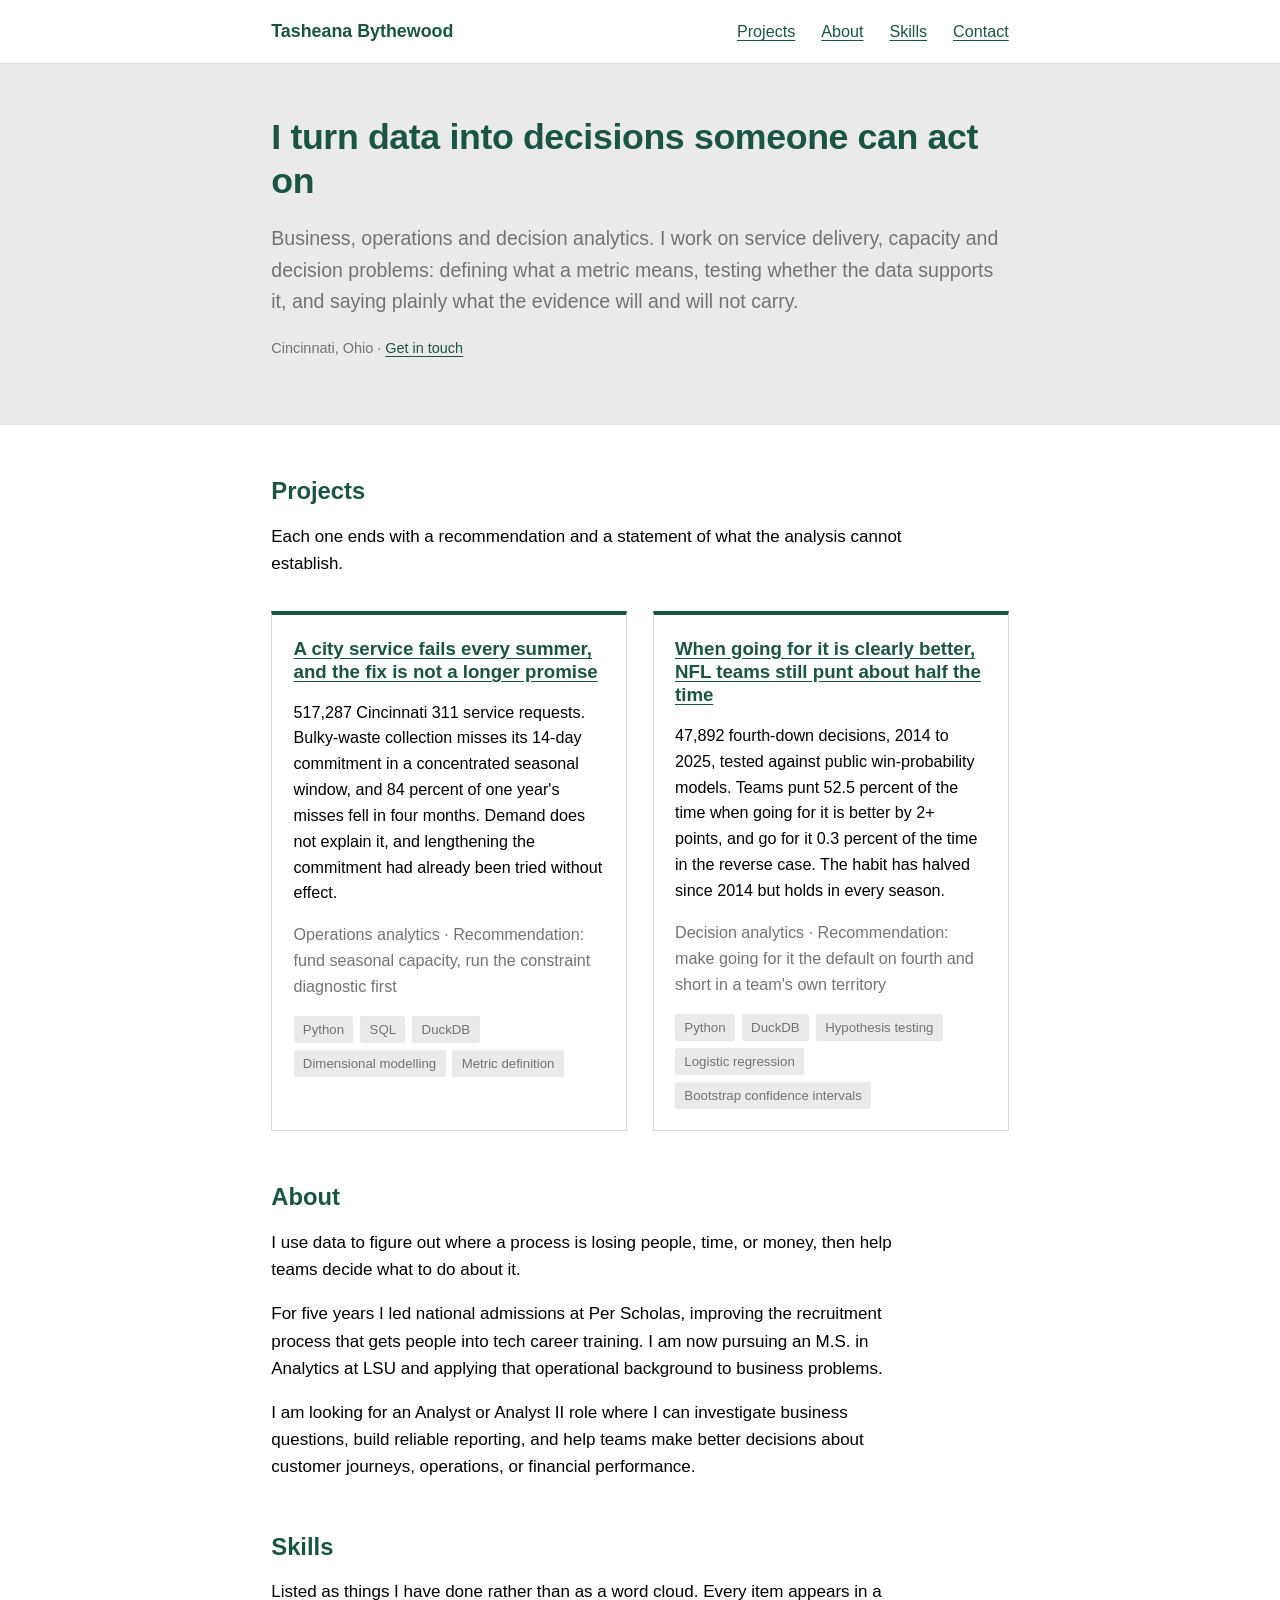
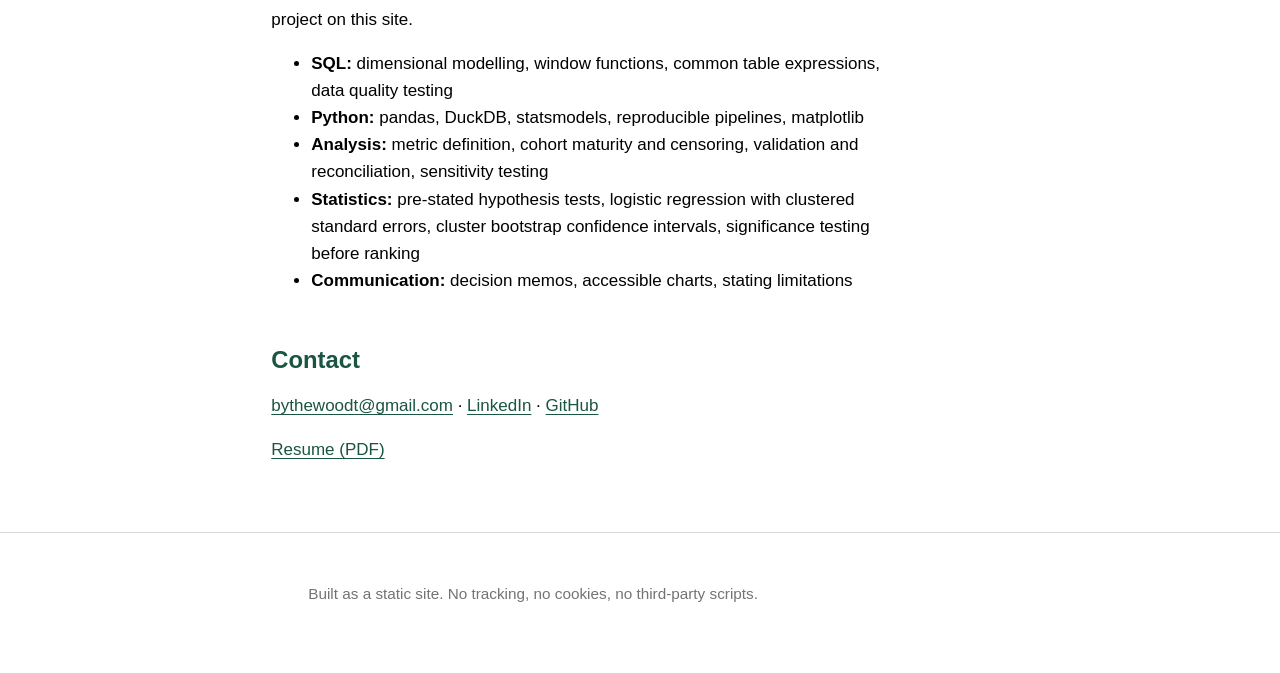
<file: index.html>
<!doctype html>
<html lang="en">
<head>
<meta charset="utf-8">
<meta name="viewport" content="width=device-width, initial-scale=1">
<title>Tasheana Bythewood | Business and operations analytics</title>
<meta name="description" content="Analytics portfolio: operations and program analysis, dimensional modelling, and decision-ready reporting in Python and SQL.">
<link rel="stylesheet" href="assets/styles.css">
</head>
<body>
<a class="skip" href="#main">Skip to content</a>

<header class="site">
  <div class="wrap">
    <a class="name" href="index.html">Tasheana Bythewood</a>
    <nav aria-label="Main">
      <a href="#projects">Projects</a>
      <a href="#about">About</a>
      <a href="#skills">Skills</a>
      <a href="#contact">Contact</a>
    </nav>
  </div>
</header>

<div class="hero">
  <div class="wrap">
    <h1>I turn data into decisions someone can act on</h1>
    <p class="lede prose">Business, operations and decision analytics. I work on
       service delivery, capacity and decision problems: defining what a metric
       means, testing whether the data supports it, and saying plainly what the
       evidence will and will not carry.</p>
    <p class="meta">Cincinnati, Ohio &middot;
       <a href="#contact">Get in touch</a></p>
  </div>
</div>

<main id="main" class="wrap">

<section id="projects">
  <h2>Projects</h2>
  <p class="prose">Each one ends with a recommendation and a statement of what the
     analysis cannot establish.</p>

  <div class="cards">

    <article class="card">
      <h3><a href="cincinnati-311.html">A city service fails every summer, and
        the fix is not a longer promise</a></h3>
      <p>517,287 Cincinnati 311 service requests. Bulky-waste collection misses its
         14-day commitment in a concentrated seasonal window, and 84 percent of one
         year's misses fell in four months. Demand does not explain it, and
         lengthening the commitment had already been tried without effect.</p>
      <p class="meta">Operations analytics &middot; Recommendation: fund seasonal
         capacity, run the constraint diagnostic first</p>
      <ul class="tags">
        <li>Python</li><li>SQL</li><li>DuckDB</li>
        <li>Dimensional modelling</li><li>Metric definition</li>
      </ul>
    </article>

    <article class="card">
      <h3><a href="nfl-fourth-down.html">When going for it is clearly better,
        NFL teams still punt about half the time</a></h3>
      <p>47,892 fourth-down decisions, 2014 to 2025, tested against public
         win-probability models. Teams punt 52.5 percent of the time when going
         for it is better by 2+ points, and go for it 0.3 percent of the time in
         the reverse case. The habit has halved since 2014 but holds in every
         season.</p>
      <p class="meta">Decision analytics &middot; Recommendation: make going for
         it the default on fourth and short in a team's own territory</p>
      <ul class="tags">
        <li>Python</li><li>DuckDB</li><li>Hypothesis testing</li>
        <li>Logistic regression</li><li>Bootstrap confidence intervals</li>
      </ul>
    </article>

    <!-- Duplicate this block for each new project. Keep the headline a FINDING,
         not a topic: "A city service fails every summer" earns a click;
         "Cincinnati 311 analysis" does not. -->

  </div>
</section>

<section id="about" class="prose">
  <h2>About</h2>
  <p>I use data to figure out where a process is losing people, time, or money,
     then help teams decide what to do about it.</p>
  <p>For five years I led national admissions at Per Scholas, improving the
     recruitment process that gets people into tech career training. I am now
     pursuing an M.S. in Analytics at LSU and applying that operational
     background to business problems.</p>
  <p>I am looking for an Analyst or Analyst II role where I can investigate
     business questions, build reliable reporting, and help teams make better
     decisions about customer journeys, operations, or financial performance.</p>
</section>

<section id="skills" class="prose">
  <h2>Skills</h2>
  <p>Listed as things I have done rather than as a word cloud. Every item appears
     in a project on this site.</p>
  <ul>
    <li><strong>SQL:</strong> dimensional modelling, window functions, common table
        expressions, data quality testing</li>
    <li><strong>Python:</strong> pandas, DuckDB, statsmodels, reproducible
        pipelines, matplotlib</li>
    <li><strong>Analysis:</strong> metric definition, cohort maturity and censoring,
        validation and reconciliation, sensitivity testing</li>
    <li><strong>Statistics:</strong> pre-stated hypothesis tests, logistic
        regression with clustered standard errors, cluster bootstrap confidence
        intervals, significance testing before ranking</li>
    <li><strong>Communication:</strong> decision memos, accessible charts, stating
        limitations</li>
  </ul>
</section>

<section id="contact" class="prose">
  <h2>Contact</h2>
  <p>
    <a href="mailto:bythewoodt@gmail.com">bythewoodt@gmail.com</a> &middot;
    <a href="https://www.linkedin.com/in/tasheanabythewood">LinkedIn</a> &middot;
    <a href="https://github.com/tasheanabythewood">GitHub</a>
  </p>
  <p><a href="assets/tasheana-bythewood-resume.pdf">Resume (PDF)</a></p>
</section>

</main>

<footer class="site">
  <div class="wrap">
    <p>Built as a static site. No tracking, no cookies, no third-party scripts.</p>
  </div>
</footer>

</body>
</html>
</file>
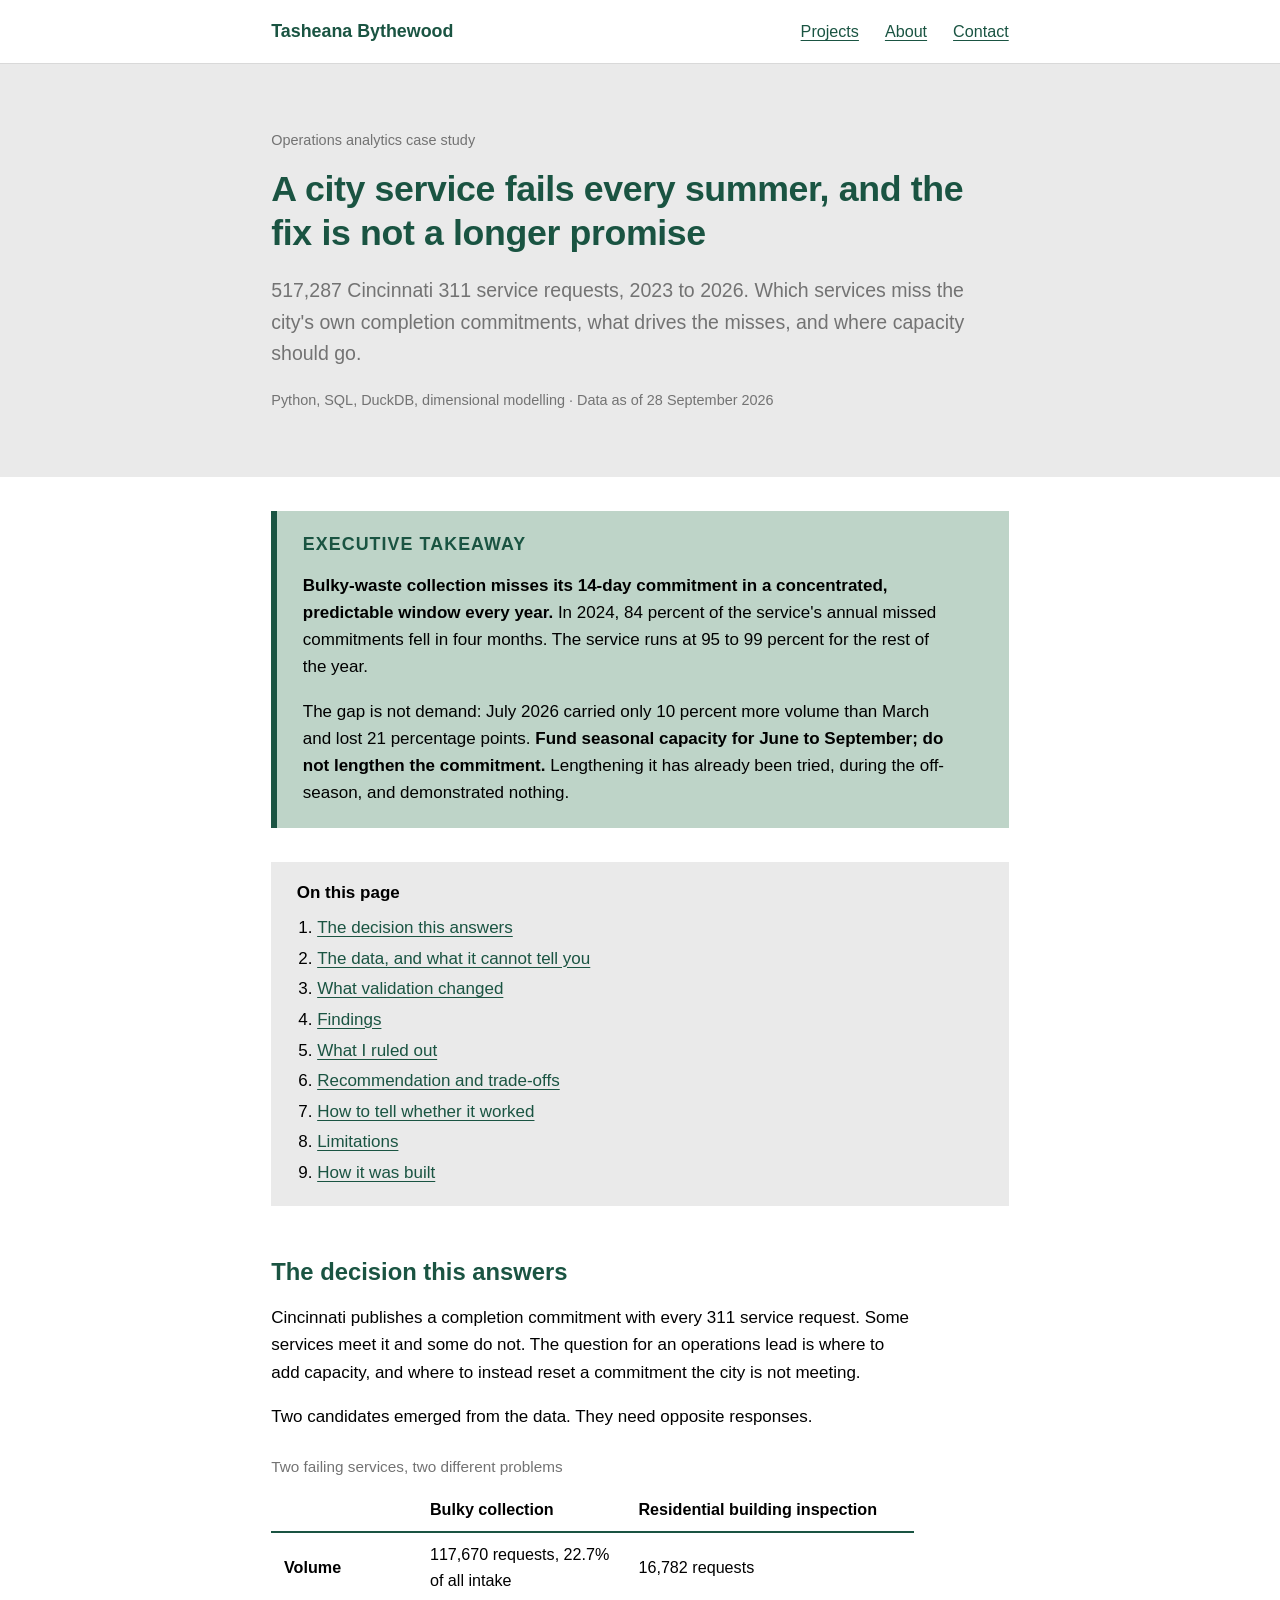
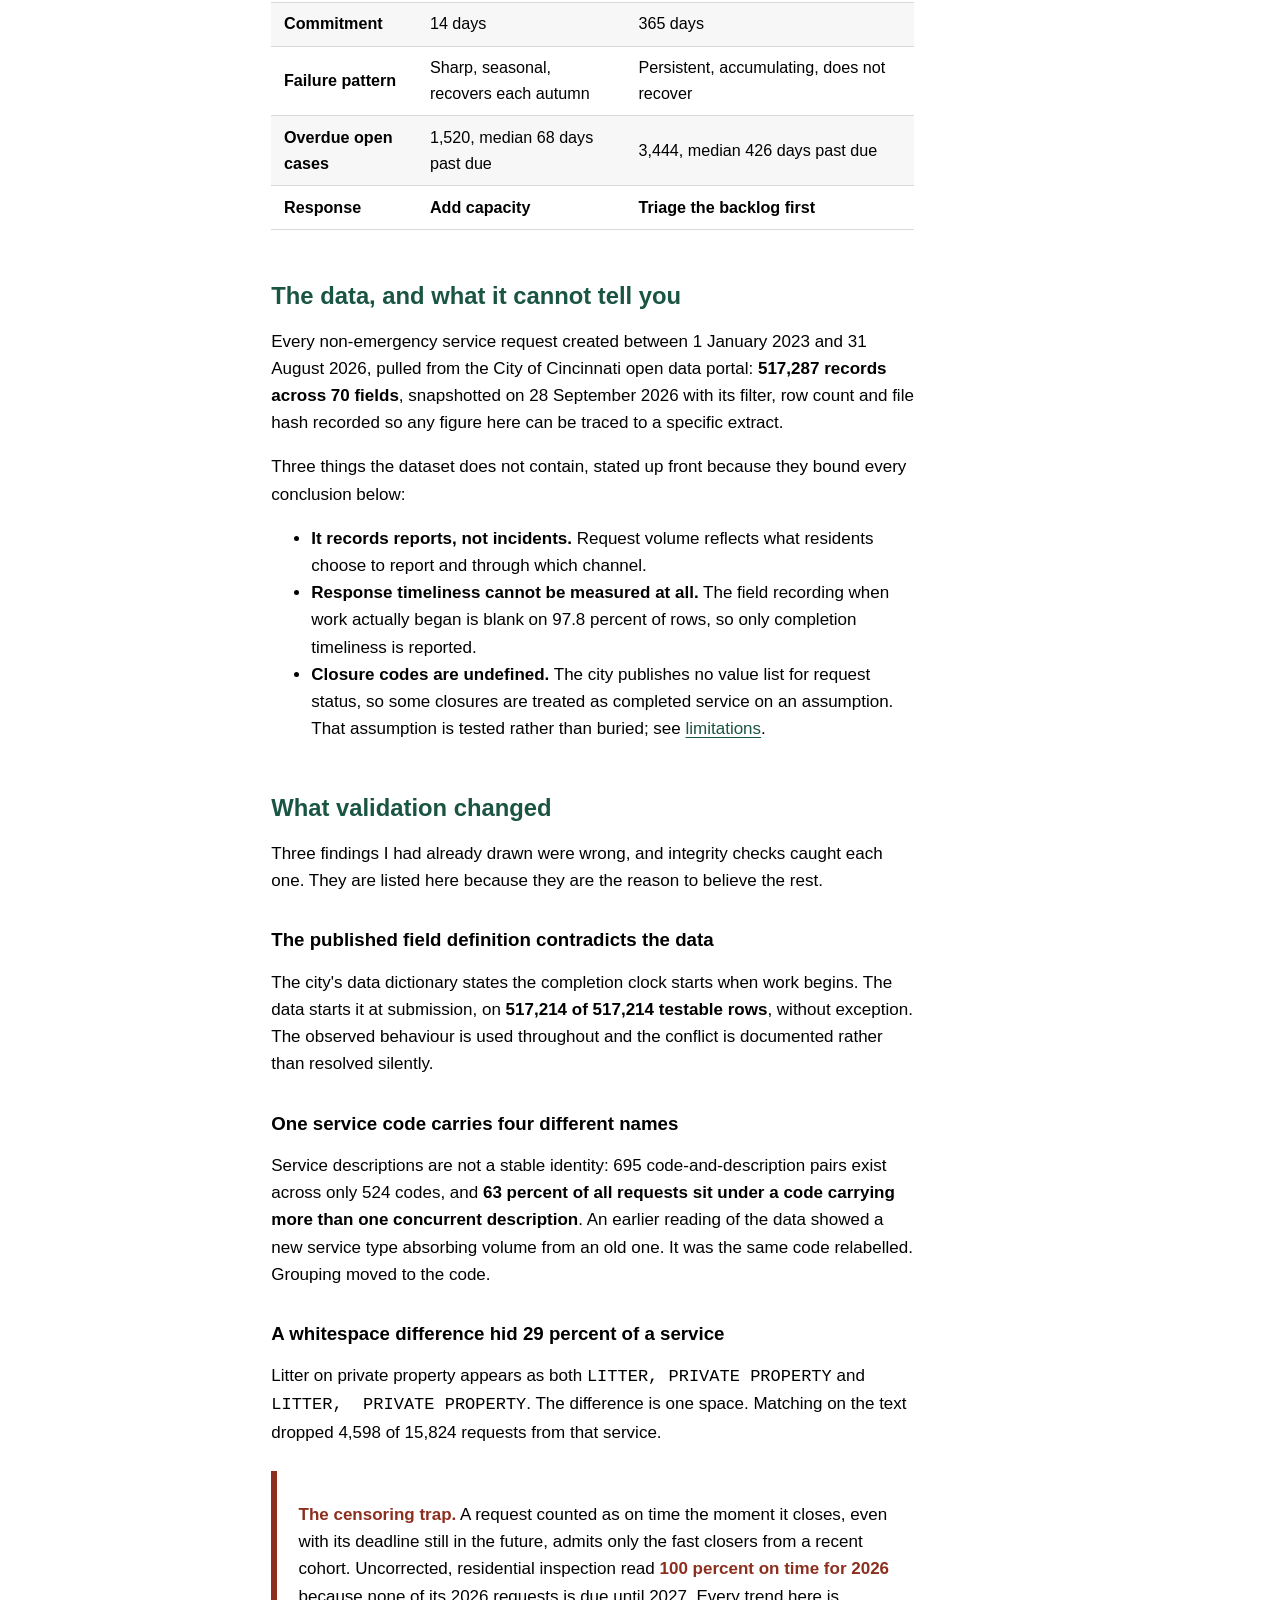
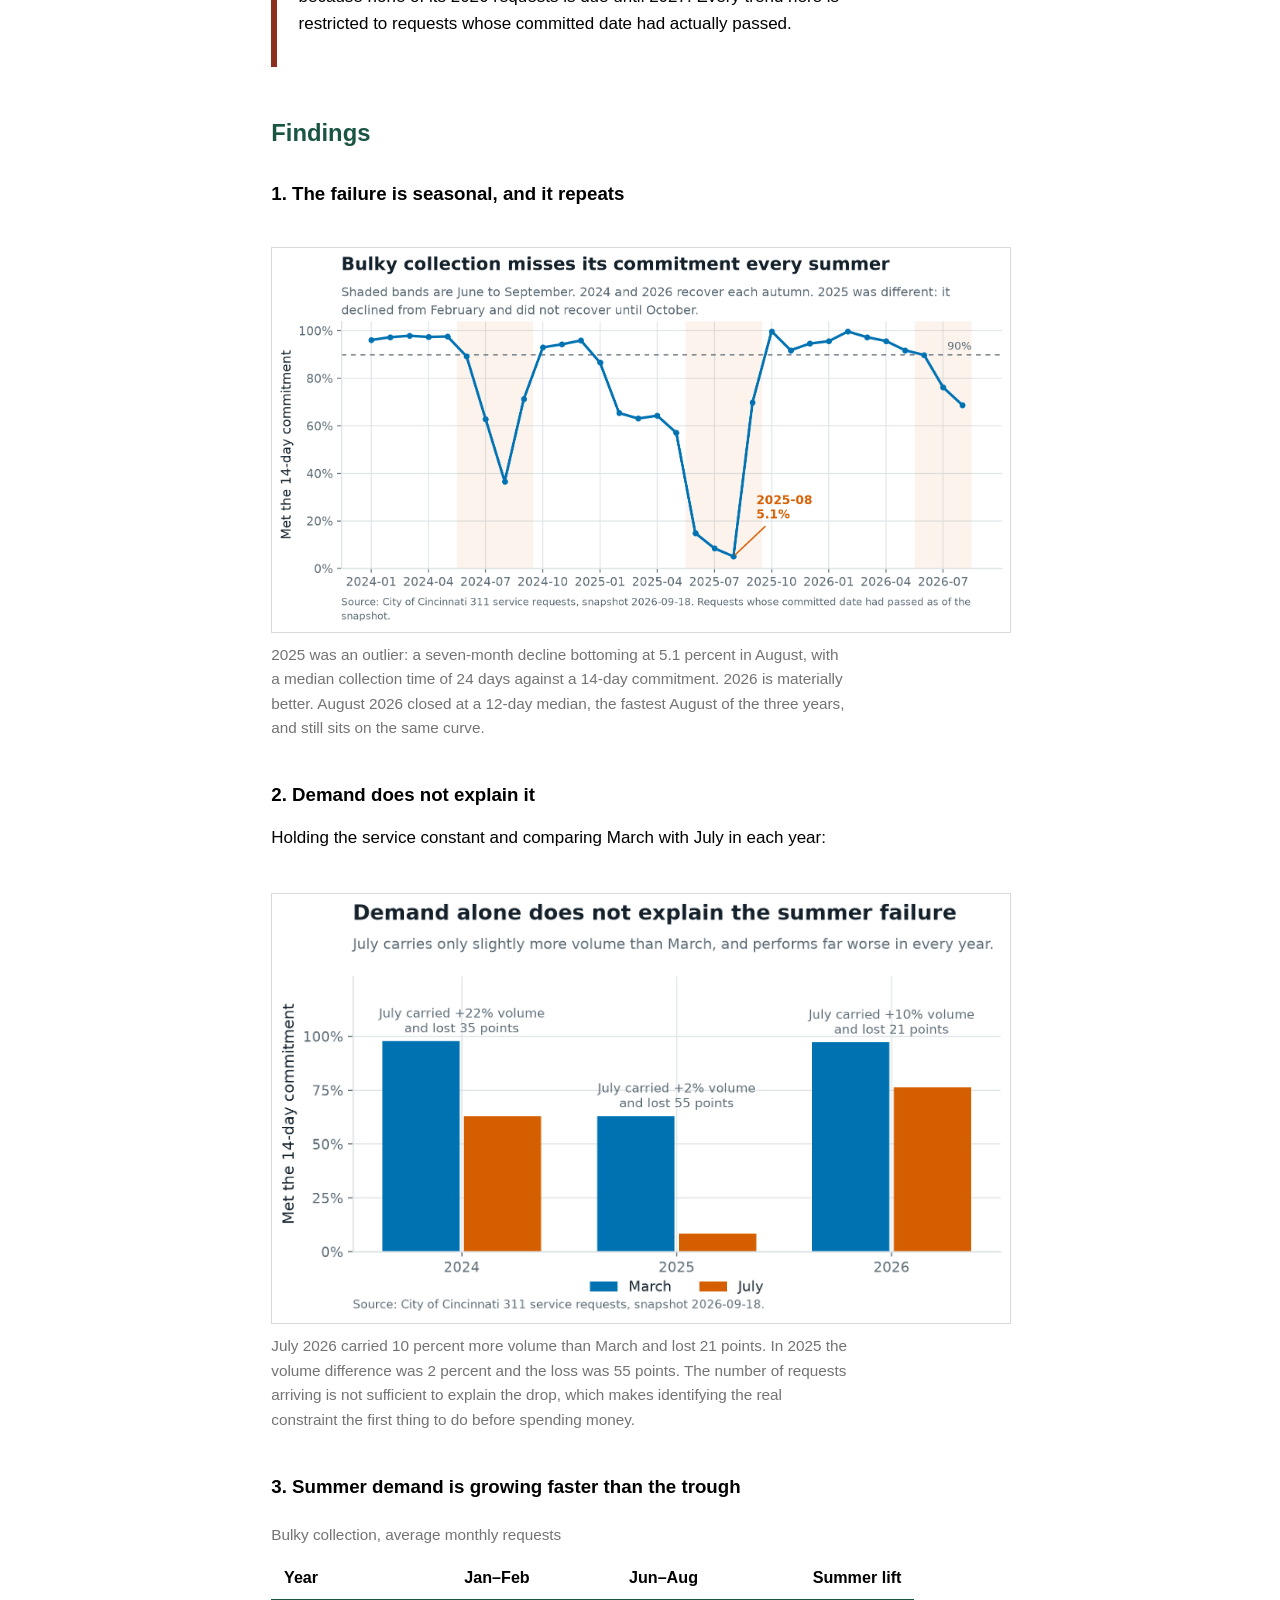
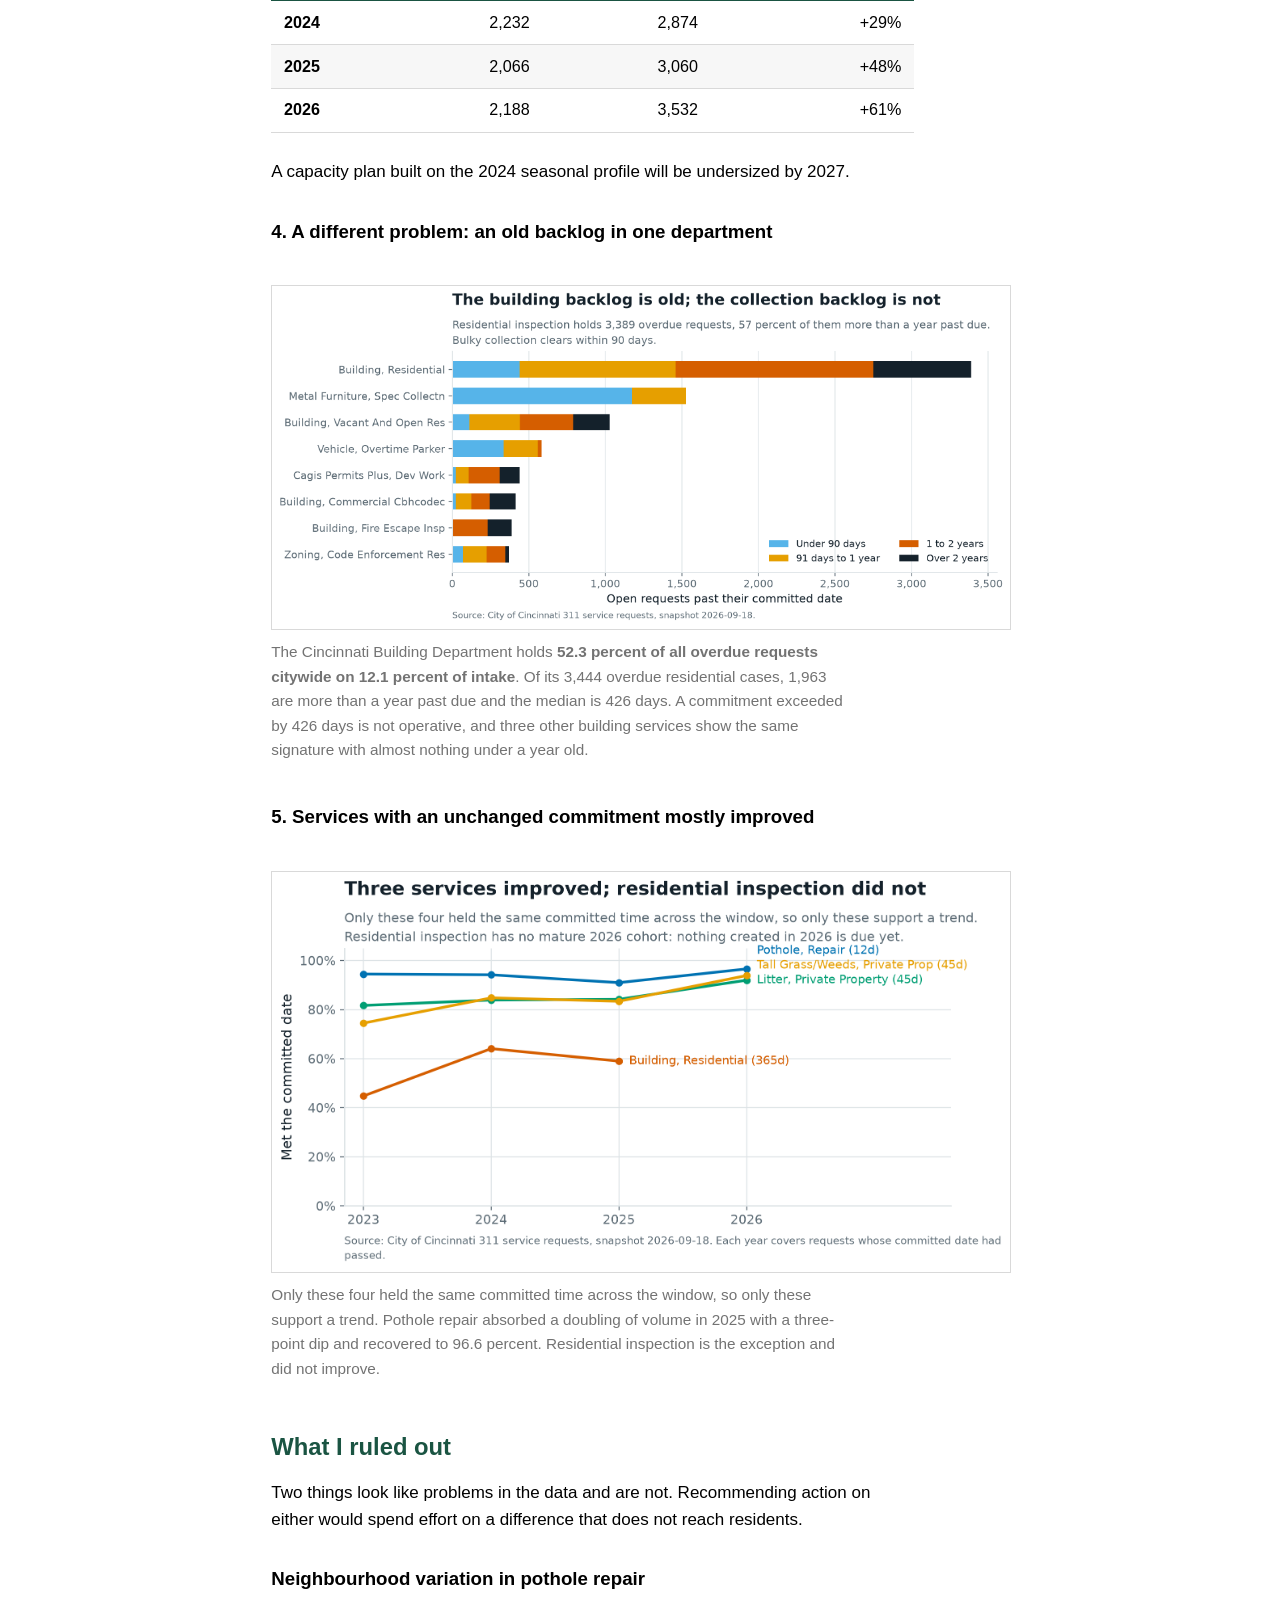
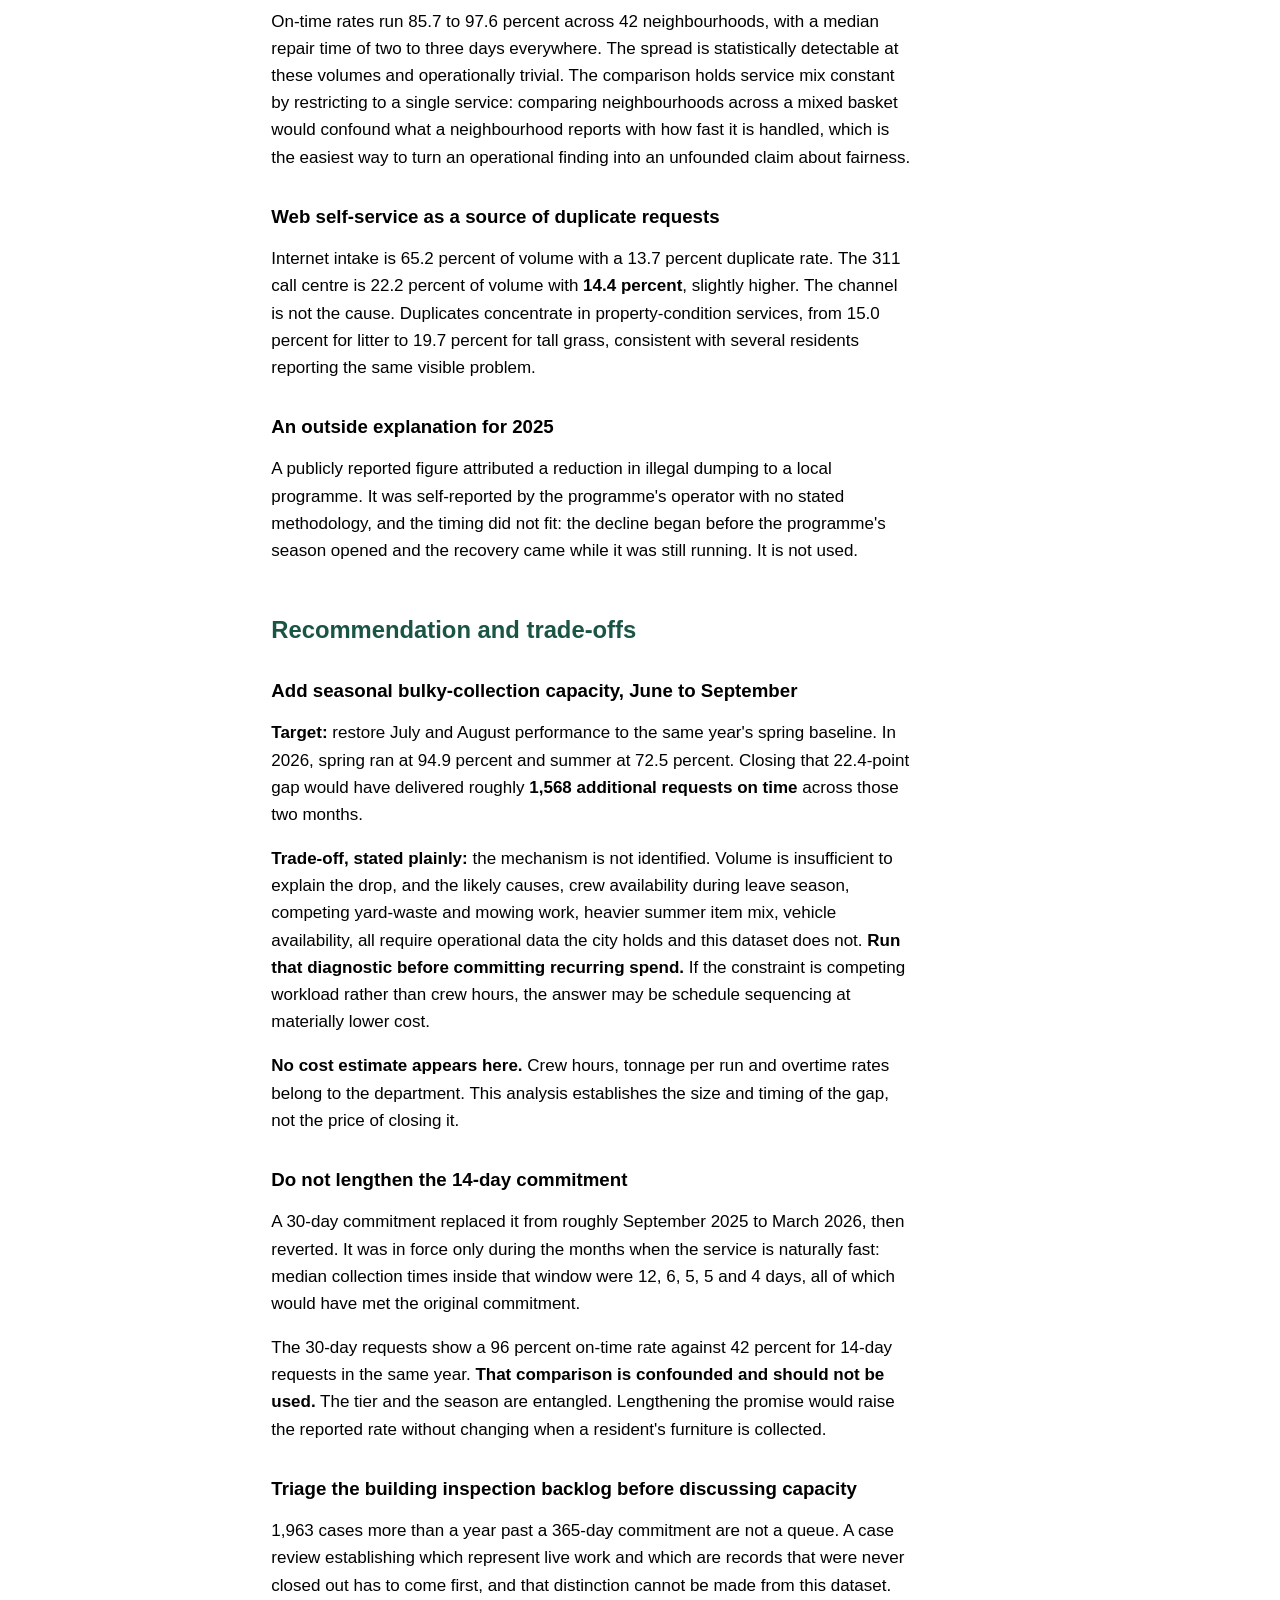
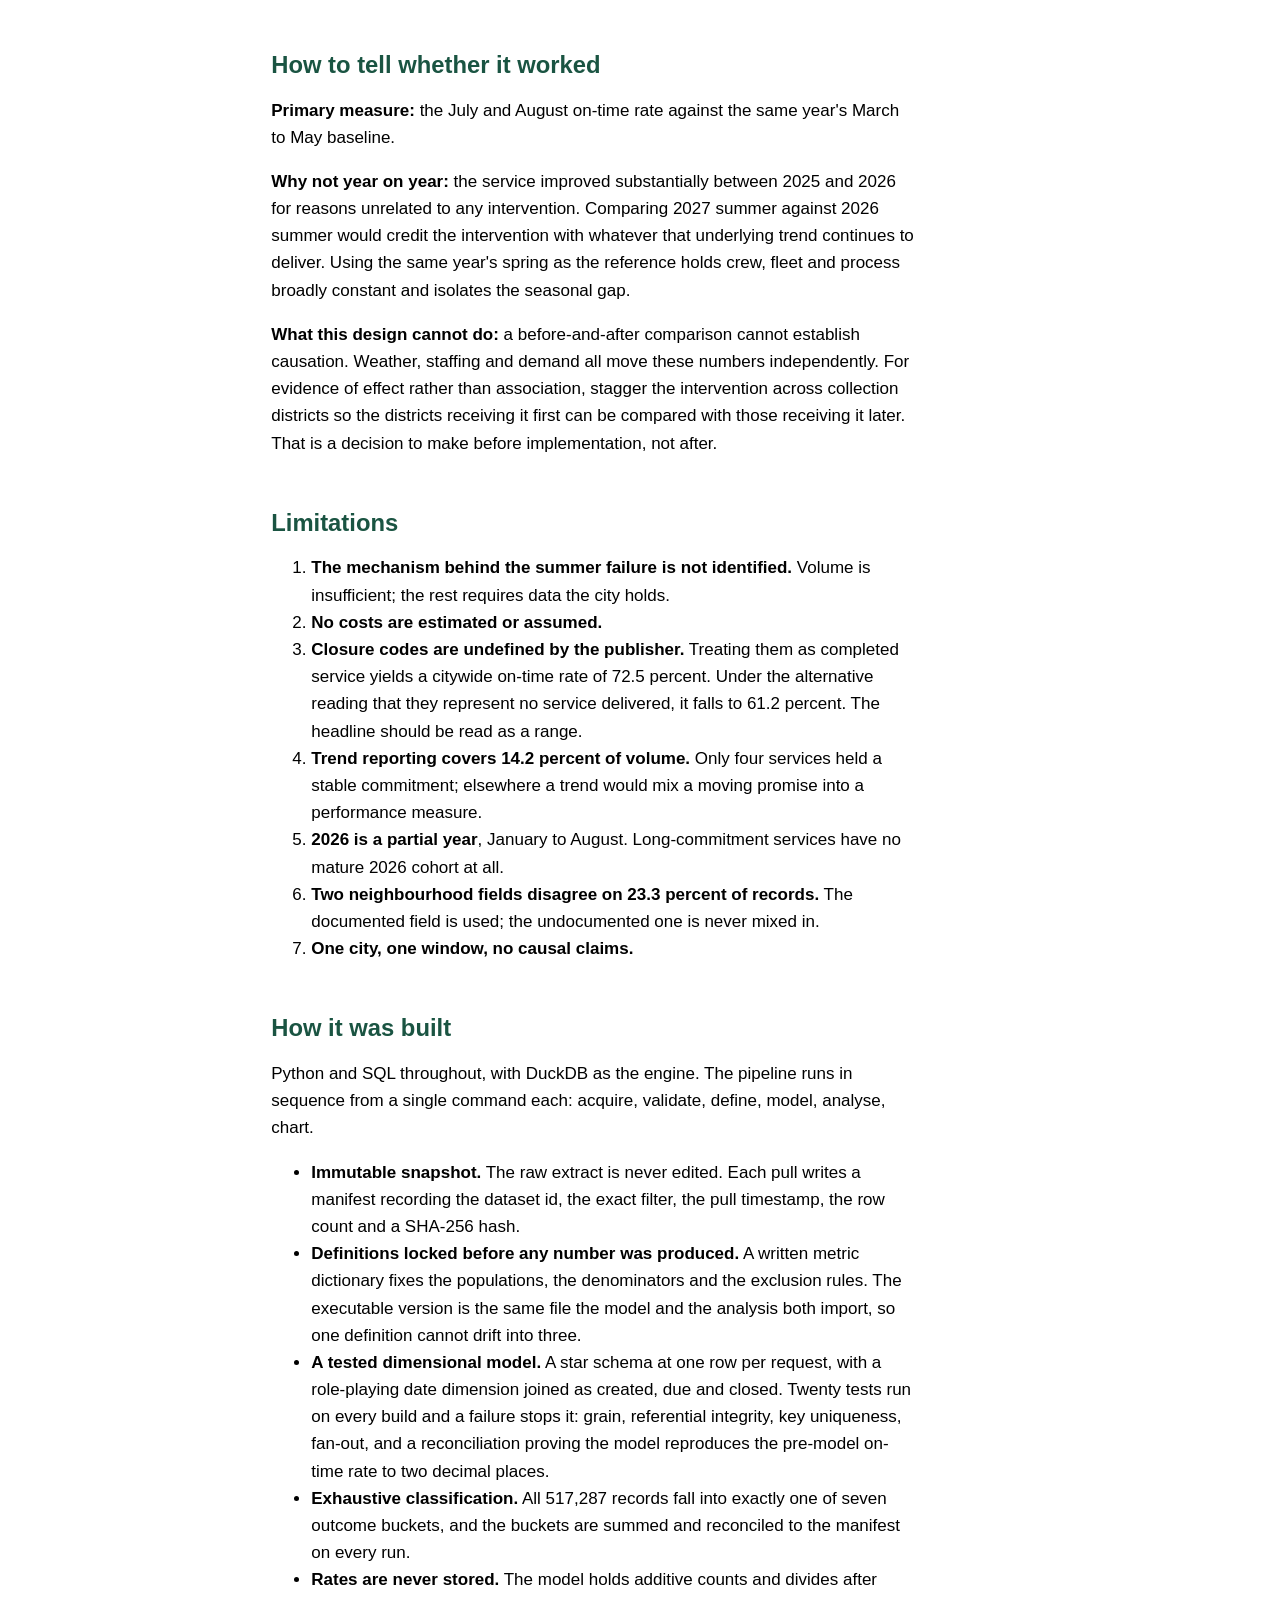
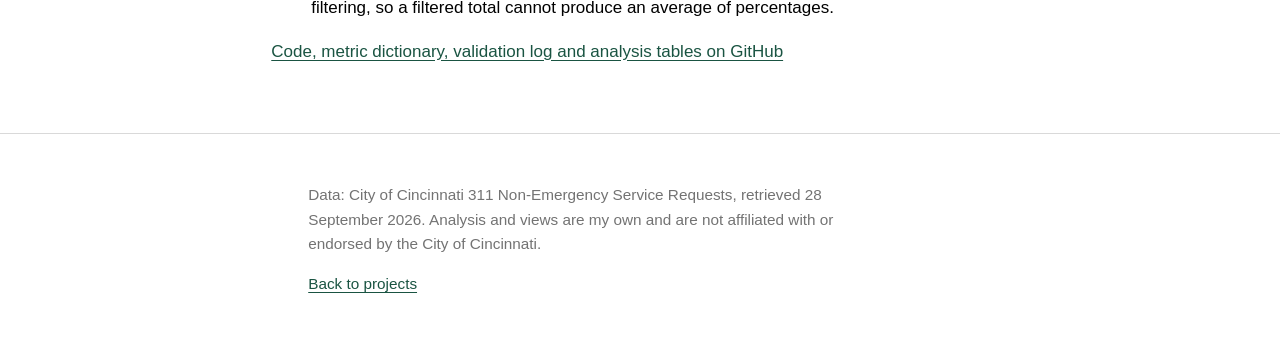
<file: cincinnati-311.html>
<!doctype html>
<html lang="en">
<head>
<meta charset="utf-8">
<meta name="viewport" content="width=device-width, initial-scale=1">
<title>Cincinnati 311 service performance | Tasheana Bythewood</title>
<meta name="description" content="An operations analysis of 517,287 Cincinnati 311 service requests: where the city misses its service commitments, why, and what to do about it.">
<link rel="stylesheet" href="assets/styles.css">
</head>
<body>
<a class="skip" href="#main">Skip to content</a>

<header class="site">
  <div class="wrap">
    <a class="name" href="index.html">Tasheana Bythewood</a>
    <nav aria-label="Main">
      <a href="index.html#projects">Projects</a>
      <a href="index.html#about">About</a>
      <a href="index.html#contact">Contact</a>
    </nav>
  </div>
</header>

<div class="hero">
  <div class="wrap">
    <p class="meta">Operations analytics case study</p>
    <h1>A city service fails every summer, and the fix is not a longer promise</h1>
    <p class="lede prose">517,287 Cincinnati 311 service requests, 2023 to 2026.
       Which services miss the city's own completion commitments, what drives the
       misses, and where capacity should go.</p>
    <p class="meta">Python, SQL, DuckDB, dimensional modelling &middot;
       Data as of 28 September 2026</p>
  </div>
</div>

<main id="main" class="wrap">

<div class="takeaway">
  <h2>Executive takeaway</h2>
  <p><strong>Bulky-waste collection misses its 14-day commitment in a concentrated,
     predictable window every year.</strong> In 2024, 84 percent of the service's
     annual missed commitments fell in four months. The service runs at 95 to 99
     percent for the rest of the year.</p>
  <p>The gap is not demand: July 2026 carried only 10 percent more volume than
     March and lost 21 percentage points. <strong>Fund seasonal capacity for June
     to September; do not lengthen the commitment.</strong> Lengthening it has
     already been tried, during the off-season, and demonstrated nothing.</p>
</div>

<div class="toc" aria-label="Contents">
  <strong>On this page</strong>
  <ol>
    <li><a href="#question">The decision this answers</a></li>
    <li><a href="#data">The data, and what it cannot tell you</a></li>
    <li><a href="#checks">What validation changed</a></li>
    <li><a href="#findings">Findings</a></li>
    <li><a href="#ruled-out">What I ruled out</a></li>
    <li><a href="#recommendation">Recommendation and trade-offs</a></li>
    <li><a href="#measure">How to tell whether it worked</a></li>
    <li><a href="#limits">Limitations</a></li>
    <li><a href="#build">How it was built</a></li>
  </ol>
</div>

<section id="question" class="prose">
<h2>The decision this answers</h2>
<p>Cincinnati publishes a completion commitment with every 311 service request.
   Some services meet it and some do not. The question for an operations lead is
   where to add capacity, and where to instead reset a commitment the city is not
   meeting.</p>
<p>Two candidates emerged from the data. They need opposite responses.</p>

<div class="table-scroll">
<table>
  <caption>Two failing services, two different problems</caption>
  <thead>
    <tr><th scope="col"></th><th scope="col">Bulky collection</th>
        <th scope="col">Residential building inspection</th></tr>
  </thead>
  <tbody>
    <tr><th scope="row">Volume</th><td>117,670 requests, 22.7% of all intake</td>
        <td>16,782 requests</td></tr>
    <tr><th scope="row">Commitment</th><td>14 days</td><td>365 days</td></tr>
    <tr><th scope="row">Failure pattern</th><td>Sharp, seasonal, recovers each autumn</td>
        <td>Persistent, accumulating, does not recover</td></tr>
    <tr><th scope="row">Overdue open cases</th><td>1,520, median 68 days past due</td>
        <td>3,444, median 426 days past due</td></tr>
    <tr><th scope="row">Response</th><td><strong>Add capacity</strong></td>
        <td><strong>Triage the backlog first</strong></td></tr>
  </tbody>
</table>
</div>
</section>

<section id="data" class="prose">
<h2>The data, and what it cannot tell you</h2>
<p>Every non-emergency service request created between 1 January 2023 and
   31 August 2026, pulled from the City of Cincinnati open data portal:
   <strong>517,287 records across 70 fields</strong>, snapshotted on
   28 September 2026 with its filter, row count and file hash recorded so any
   figure here can be traced to a specific extract.</p>
<p>Three things the dataset does not contain, stated up front because they bound
   every conclusion below:</p>
<ul>
  <li><strong>It records reports, not incidents.</strong> Request volume reflects
      what residents choose to report and through which channel.</li>
  <li><strong>Response timeliness cannot be measured at all.</strong> The field
      recording when work actually began is blank on 97.8 percent of rows, so only
      completion timeliness is reported.</li>
  <li><strong>Closure codes are undefined.</strong> The city publishes no value
      list for request status, so some closures are treated as completed service
      on an assumption. That assumption is tested rather than buried; see
      <a href="#limits">limitations</a>.</li>
</ul>
</section>

<section id="checks" class="prose">
<h2>What validation changed</h2>
<p>Three findings I had already drawn were wrong, and integrity checks caught each
   one. They are listed here because they are the reason to believe the rest.</p>

<h3>The published field definition contradicts the data</h3>
<p>The city's data dictionary states the completion clock starts when work begins.
   The data starts it at submission, on <strong>517,214 of 517,214 testable
   rows</strong>, without exception. The observed behaviour is used throughout and
   the conflict is documented rather than resolved silently.</p>

<h3>One service code carries four different names</h3>
<p>Service descriptions are not a stable identity: 695 code-and-description pairs
   exist across only 524 codes, and <strong>63 percent of all requests sit under a
   code carrying more than one concurrent description</strong>. An earlier reading
   of the data showed a new service type absorbing volume from an old one. It was
   the same code relabelled. Grouping moved to the code.</p>

<h3>A whitespace difference hid 29 percent of a service</h3>
<p>Litter on private property appears as both <code>LITTER, PRIVATE PROPERTY</code>
   and <code>LITTER,&nbsp;&nbsp;PRIVATE PROPERTY</code>. The difference is one
   space. Matching on the text dropped 4,598 of 15,824 requests from that service.</p>

<div class="caution">
  <p><strong>The censoring trap.</strong> A request counted as on time the moment
     it closes, even with its deadline still in the future, admits only the fast
     closers from a recent cohort. Uncorrected, residential inspection read
     <strong>100 percent on time for 2026</strong> because none of its 2026
     requests is due until 2027. Every trend here is restricted to requests whose
     committed date had actually passed.</p>
</div>
</section>

<section id="findings">
<div class="prose">
<h2>Findings</h2>
<h3>1. The failure is seasonal, and it repeats</h3>
</div>

<figure>
  <img src="assets/charts/01-bulky-monthly-on-time.png"
       alt="Line chart of the share of Cincinnati bulky-collection requests meeting the city's 14-day commitment, each month from January 2024 to August 2026. The rate sits between 95 and 99 percent through winter and spring in every year, then falls sharply each summer, reaching 36.6 percent in August 2024, 5.1 percent in August 2025 and 68.8 percent in August 2026. June to September is shaded in each year. 2025 declined from February onward and did not recover until October.">
  <figcaption>2025 was an outlier: a seven-month decline bottoming at 5.1 percent
    in August, with a median collection time of 24 days against a 14-day
    commitment. 2026 is materially better. August 2026 closed at a 12-day median,
    the fastest August of the three years, and still sits on the same curve.</figcaption>
</figure>

<div class="prose">
<h3>2. Demand does not explain it</h3>
<p>Holding the service constant and comparing March with July in each year:</p>
</div>

<figure>
  <img src="assets/charts/03-volume-vs-on-time.png"
       alt="Paired bar chart comparing the bulky-collection on-time rate in March and July for 2024, 2025 and 2026. March is high in 2024 and 2026 at 97.9 and 97.3 percent, while July falls to 62.8 and 76.2 percent. In 2025 March is already depressed at 63.1 percent and July falls to 8.5 percent. Annotations show July carried 22, 2 and 10 percent more volume than March respectively, far too little to account for losses of 35, 55 and 21 percentage points.">
  <figcaption>July 2026 carried 10 percent more volume than March and lost 21
    points. In 2025 the volume difference was 2 percent and the loss was 55 points.
    The number of requests arriving is not sufficient to explain the drop, which
    makes identifying the real constraint the first thing to do before spending
    money.</figcaption>
</figure>

<div class="prose">
<h3>3. Summer demand is growing faster than the trough</h3>
<div class="table-scroll">
<table>
  <caption>Bulky collection, average monthly requests</caption>
  <thead><tr><th scope="col">Year</th><th scope="col" class="num">Jan&ndash;Feb</th>
    <th scope="col" class="num">Jun&ndash;Aug</th><th scope="col" class="num">Summer lift</th></tr></thead>
  <tbody>
    <tr><th scope="row">2024</th><td class="num">2,232</td><td class="num">2,874</td><td class="num">+29%</td></tr>
    <tr><th scope="row">2025</th><td class="num">2,066</td><td class="num">3,060</td><td class="num">+48%</td></tr>
    <tr><th scope="row">2026</th><td class="num">2,188</td><td class="num">3,532</td><td class="num">+61%</td></tr>
  </tbody>
</table>
</div>
<p>A capacity plan built on the 2024 seasonal profile will be undersized by 2027.</p>

<h3>4. A different problem: an old backlog in one department</h3>
</div>

<figure>
  <img src="assets/charts/04-backlog-age.png"
       alt="Horizontal stacked bar chart of the eight services with the most open overdue requests, split by how long each has been past its committed date. Residential building inspection is by far the largest at 3,444 requests, of which more than half are over a year overdue. Bulky collection has 1,520 overdue but almost none older than a year. Several smaller building and permit services are almost entirely over a year old.">
  <figcaption>The Cincinnati Building Department holds <strong>52.3 percent of all
    overdue requests citywide on 12.1 percent of intake</strong>. Of its 3,444
    overdue residential cases, 1,963 are more than a year past due and the median
    is 426 days. A commitment exceeded by 426 days is not operative, and three
    other building services show the same signature with almost nothing under a
    year old.</figcaption>
</figure>

<div class="prose">
<h3>5. Services with an unchanged commitment mostly improved</h3>
</div>

<figure>
  <img src="assets/charts/05-stable-service-trend.png"
       alt="Line chart of the on-time rate from 2023 to 2026 for the four Cincinnati 311 services whose committed completion time did not change during the period. Pothole repair, on a 12-day commitment, stays between 91 and 96.6 percent. Litter on private property and tall grass and weeds, both on 45 days, rise from the low 80s and mid 70s to the low 90s. Residential building inspection, on 365 days, rises from 44.8 percent in 2023 to 64.1 in 2024 then falls to 58.7 in 2025, and has no 2026 point because no request created in 2026 has reached its committed date.">
  <figcaption>Only these four held the same committed time across the window, so
    only these support a trend. Pothole repair absorbed a doubling of volume in
    2025 with a three-point dip and recovered to 96.6 percent. Residential
    inspection is the exception and did not improve.</figcaption>
</figure>
</section>

<section id="ruled-out" class="prose">
<h2>What I ruled out</h2>
<p>Two things look like problems in the data and are not. Recommending action on
   either would spend effort on a difference that does not reach residents.</p>

<h3>Neighbourhood variation in pothole repair</h3>
<p>On-time rates run 85.7 to 97.6 percent across 42 neighbourhoods, with a median
   repair time of two to three days everywhere. The spread is statistically
   detectable at these volumes and operationally trivial. The comparison holds
   service mix constant by restricting to a single service: comparing
   neighbourhoods across a mixed basket would confound what a neighbourhood
   reports with how fast it is handled, which is the easiest way to turn an
   operational finding into an unfounded claim about fairness.</p>

<h3>Web self-service as a source of duplicate requests</h3>
<p>Internet intake is 65.2 percent of volume with a 13.7 percent duplicate rate.
   The 311 call centre is 22.2 percent of volume with <strong>14.4 percent</strong>,
   slightly higher. The channel is not the cause. Duplicates concentrate in
   property-condition services, from 15.0 percent for litter to 19.7 percent for
   tall grass, consistent with several residents reporting the same visible
   problem.</p>

<h3>An outside explanation for 2025</h3>
<p>A publicly reported figure attributed a reduction in illegal dumping to a local
   programme. It was self-reported by the programme's operator with no stated
   methodology, and the timing did not fit: the decline began before the
   programme's season opened and the recovery came while it was still running. It
   is not used.</p>
</section>

<section id="recommendation" class="prose">
<h2>Recommendation and trade-offs</h2>

<h3>Add seasonal bulky-collection capacity, June to September</h3>
<p><strong>Target:</strong> restore July and August performance to the same year's
   spring baseline. In 2026, spring ran at 94.9 percent and summer at 72.5 percent.
   Closing that 22.4-point gap would have delivered roughly
   <strong>1,568 additional requests on time</strong> across those two months.</p>
<p><strong>Trade-off, stated plainly:</strong> the mechanism is not identified.
   Volume is insufficient to explain the drop, and the likely causes, crew
   availability during leave season, competing yard-waste and mowing work, heavier
   summer item mix, vehicle availability, all require operational data the city
   holds and this dataset does not. <strong>Run that diagnostic before committing
   recurring spend.</strong> If the constraint is competing workload rather than
   crew hours, the answer may be schedule sequencing at materially lower cost.</p>
<p><strong>No cost estimate appears here.</strong> Crew hours, tonnage per run and
   overtime rates belong to the department. This analysis establishes the size and
   timing of the gap, not the price of closing it.</p>

<h3>Do not lengthen the 14-day commitment</h3>
<p>A 30-day commitment replaced it from roughly September 2025 to March 2026, then
   reverted. It was in force only during the months when the service is naturally
   fast: median collection times inside that window were 12, 6, 5, 5 and 4 days,
   all of which would have met the original commitment.</p>
<p>The 30-day requests show a 96 percent on-time rate against 42 percent for
   14-day requests in the same year. <strong>That comparison is confounded and
   should not be used.</strong> The tier and the season are entangled. Lengthening
   the promise would raise the reported rate without changing when a resident's
   furniture is collected.</p>

<h3>Triage the building inspection backlog before discussing capacity</h3>
<p>1,963 cases more than a year past a 365-day commitment are not a queue. A case
   review establishing which represent live work and which are records that were
   never closed out has to come first, and that distinction cannot be made from
   this dataset.</p>
</section>

<section id="measure" class="prose">
<h2>How to tell whether it worked</h2>
<p><strong>Primary measure:</strong> the July and August on-time rate against the
   same year's March to May baseline.</p>
<p><strong>Why not year on year:</strong> the service improved substantially
   between 2025 and 2026 for reasons unrelated to any intervention. Comparing 2027
   summer against 2026 summer would credit the intervention with whatever that
   underlying trend continues to deliver. Using the same year's spring as the
   reference holds crew, fleet and process broadly constant and isolates the
   seasonal gap.</p>
<p><strong>What this design cannot do:</strong> a before-and-after comparison
   cannot establish causation. Weather, staffing and demand all move these numbers
   independently. For evidence of effect rather than association, stagger the
   intervention across collection districts so the districts receiving it first
   can be compared with those receiving it later. That is a decision to make
   before implementation, not after.</p>
</section>

<section id="limits" class="prose">
<h2>Limitations</h2>
<ol>
  <li><strong>The mechanism behind the summer failure is not identified.</strong>
      Volume is insufficient; the rest requires data the city holds.</li>
  <li><strong>No costs are estimated or assumed.</strong></li>
  <li><strong>Closure codes are undefined by the publisher.</strong> Treating them
      as completed service yields a citywide on-time rate of 72.5 percent. Under
      the alternative reading that they represent no service delivered, it falls
      to 61.2 percent. The headline should be read as a range.</li>
  <li><strong>Trend reporting covers 14.2 percent of volume.</strong> Only four
      services held a stable commitment; elsewhere a trend would mix a moving
      promise into a performance measure.</li>
  <li><strong>2026 is a partial year</strong>, January to August. Long-commitment
      services have no mature 2026 cohort at all.</li>
  <li><strong>Two neighbourhood fields disagree on 23.3 percent of records.</strong>
      The documented field is used; the undocumented one is never mixed in.</li>
  <li><strong>One city, one window, no causal claims.</strong></li>
</ol>
</section>

<section id="build" class="prose">
<h2>How it was built</h2>
<p>Python and SQL throughout, with DuckDB as the engine. The pipeline runs in
   sequence from a single command each: acquire, validate, define, model, analyse,
   chart.</p>
<ul>
  <li><strong>Immutable snapshot.</strong> The raw extract is never edited. Each
      pull writes a manifest recording the dataset id, the exact filter, the pull
      timestamp, the row count and a SHA-256 hash.</li>
  <li><strong>Definitions locked before any number was produced.</strong> A written
      metric dictionary fixes the populations, the denominators and the exclusion
      rules. The executable version is the same file the model and the analysis
      both import, so one definition cannot drift into three.</li>
  <li><strong>A tested dimensional model.</strong> A star schema at one row per
      request, with a role-playing date dimension joined as created, due and
      closed. Twenty tests run on every build and a failure stops it: grain,
      referential integrity, key uniqueness, fan-out, and a reconciliation proving
      the model reproduces the pre-model on-time rate to two decimal places.</li>
  <li><strong>Exhaustive classification.</strong> All 517,287 records fall into
      exactly one of seven outcome buckets, and the buckets are summed and
      reconciled to the manifest on every run.</li>
  <li><strong>Rates are never stored.</strong> The model holds additive counts and
      divides after filtering, so a filtered total cannot produce an average of
      percentages.</li>
</ul>
<p><a href="https://github.com/tasheanabythewood/cincy-311-service-performance">Code,
   metric dictionary, validation log and analysis tables on GitHub</a></p>
</section>

</main>

<footer class="site">
  <div class="wrap">
    <p>Data: City of Cincinnati 311 Non-Emergency Service Requests, retrieved
       28 September 2026. Analysis and views are my own and are not affiliated
       with or endorsed by the City of Cincinnati.</p>
    <p><a href="index.html">Back to projects</a></p>
  </div>
</footer>

</body>
</html>
</file>
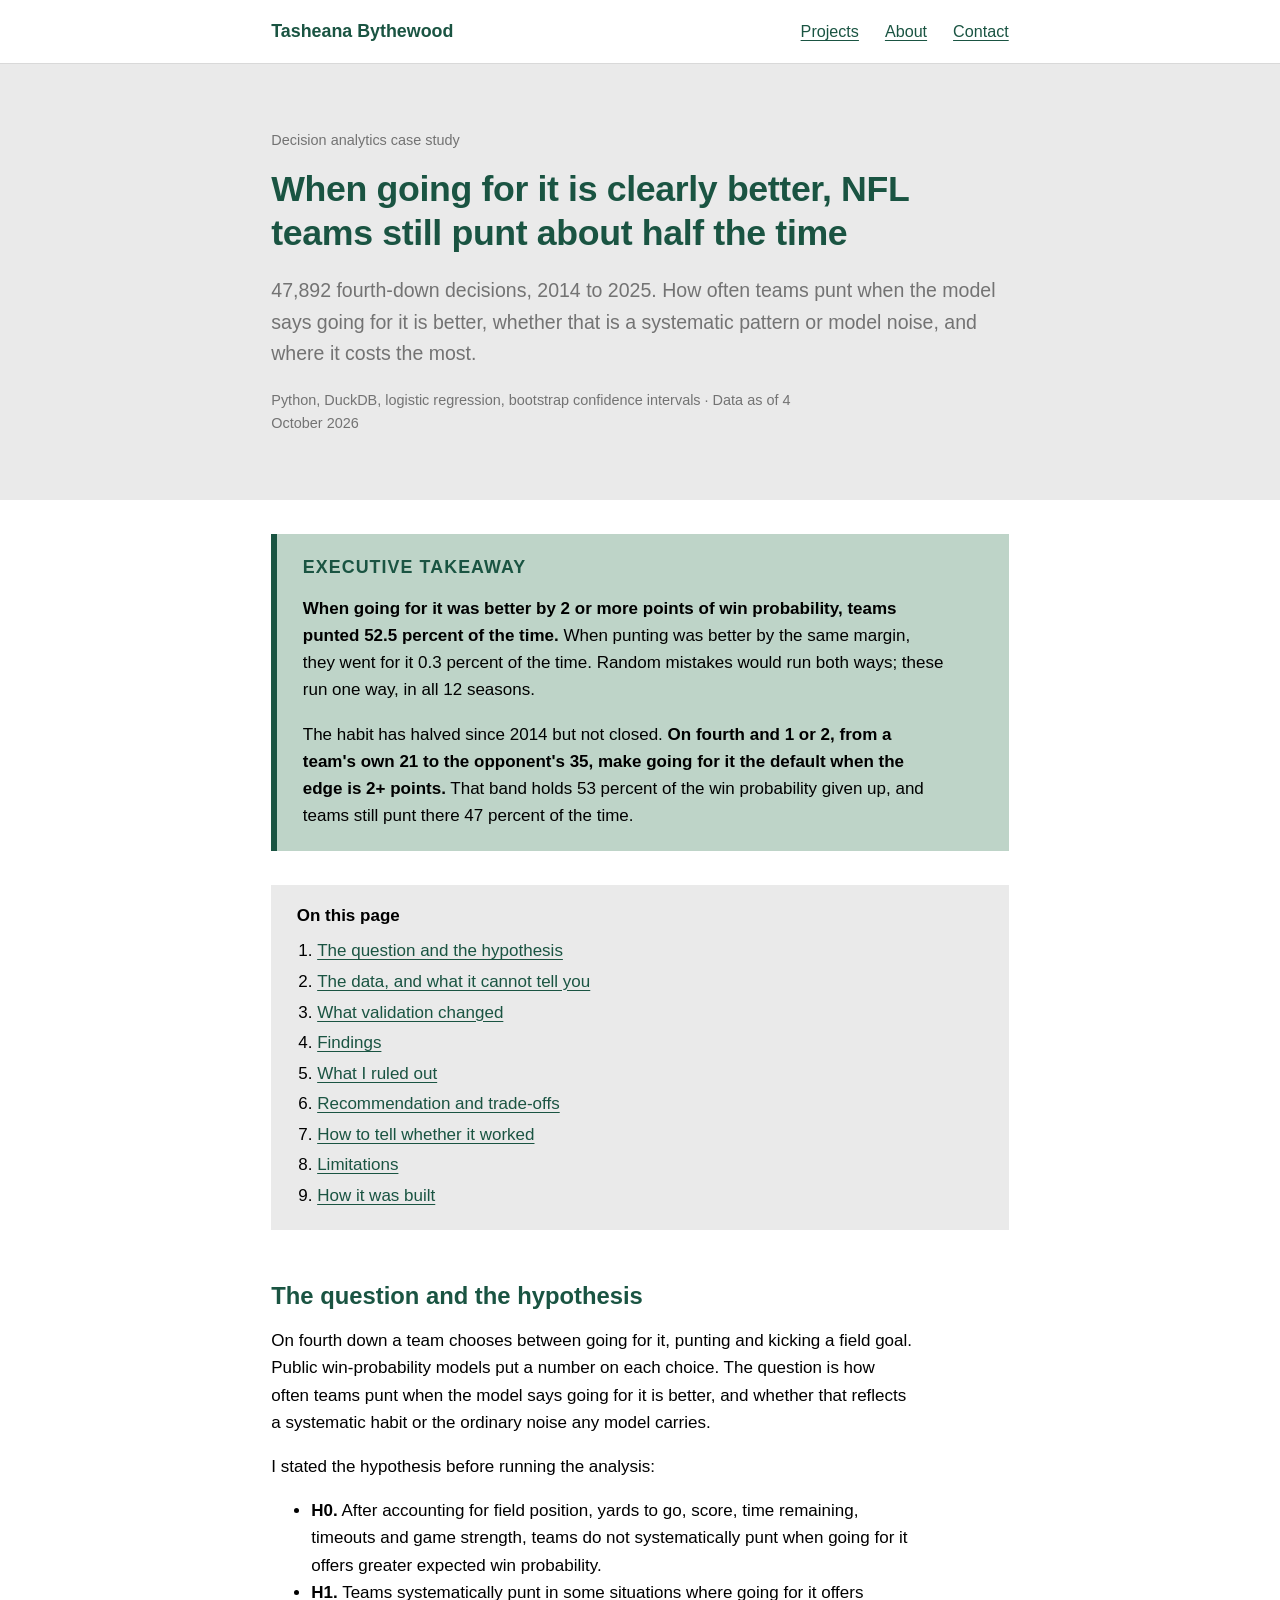
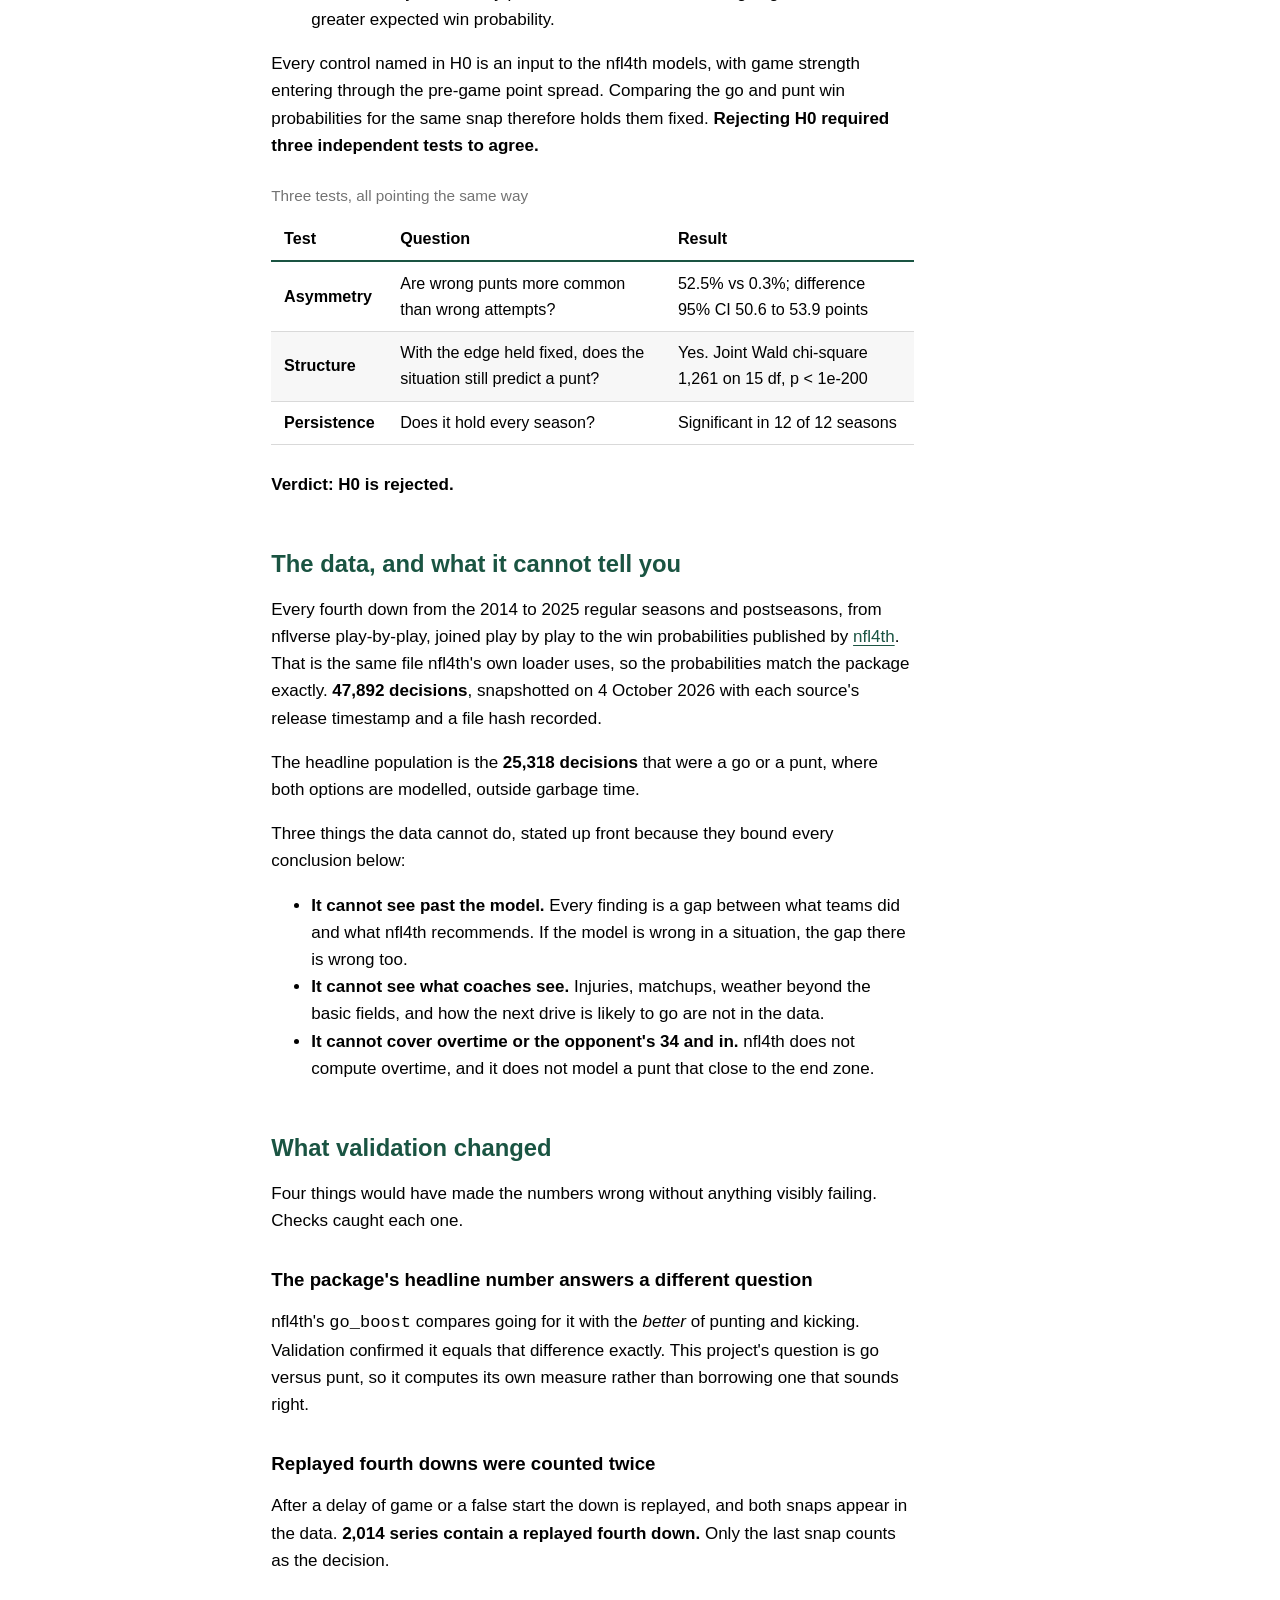
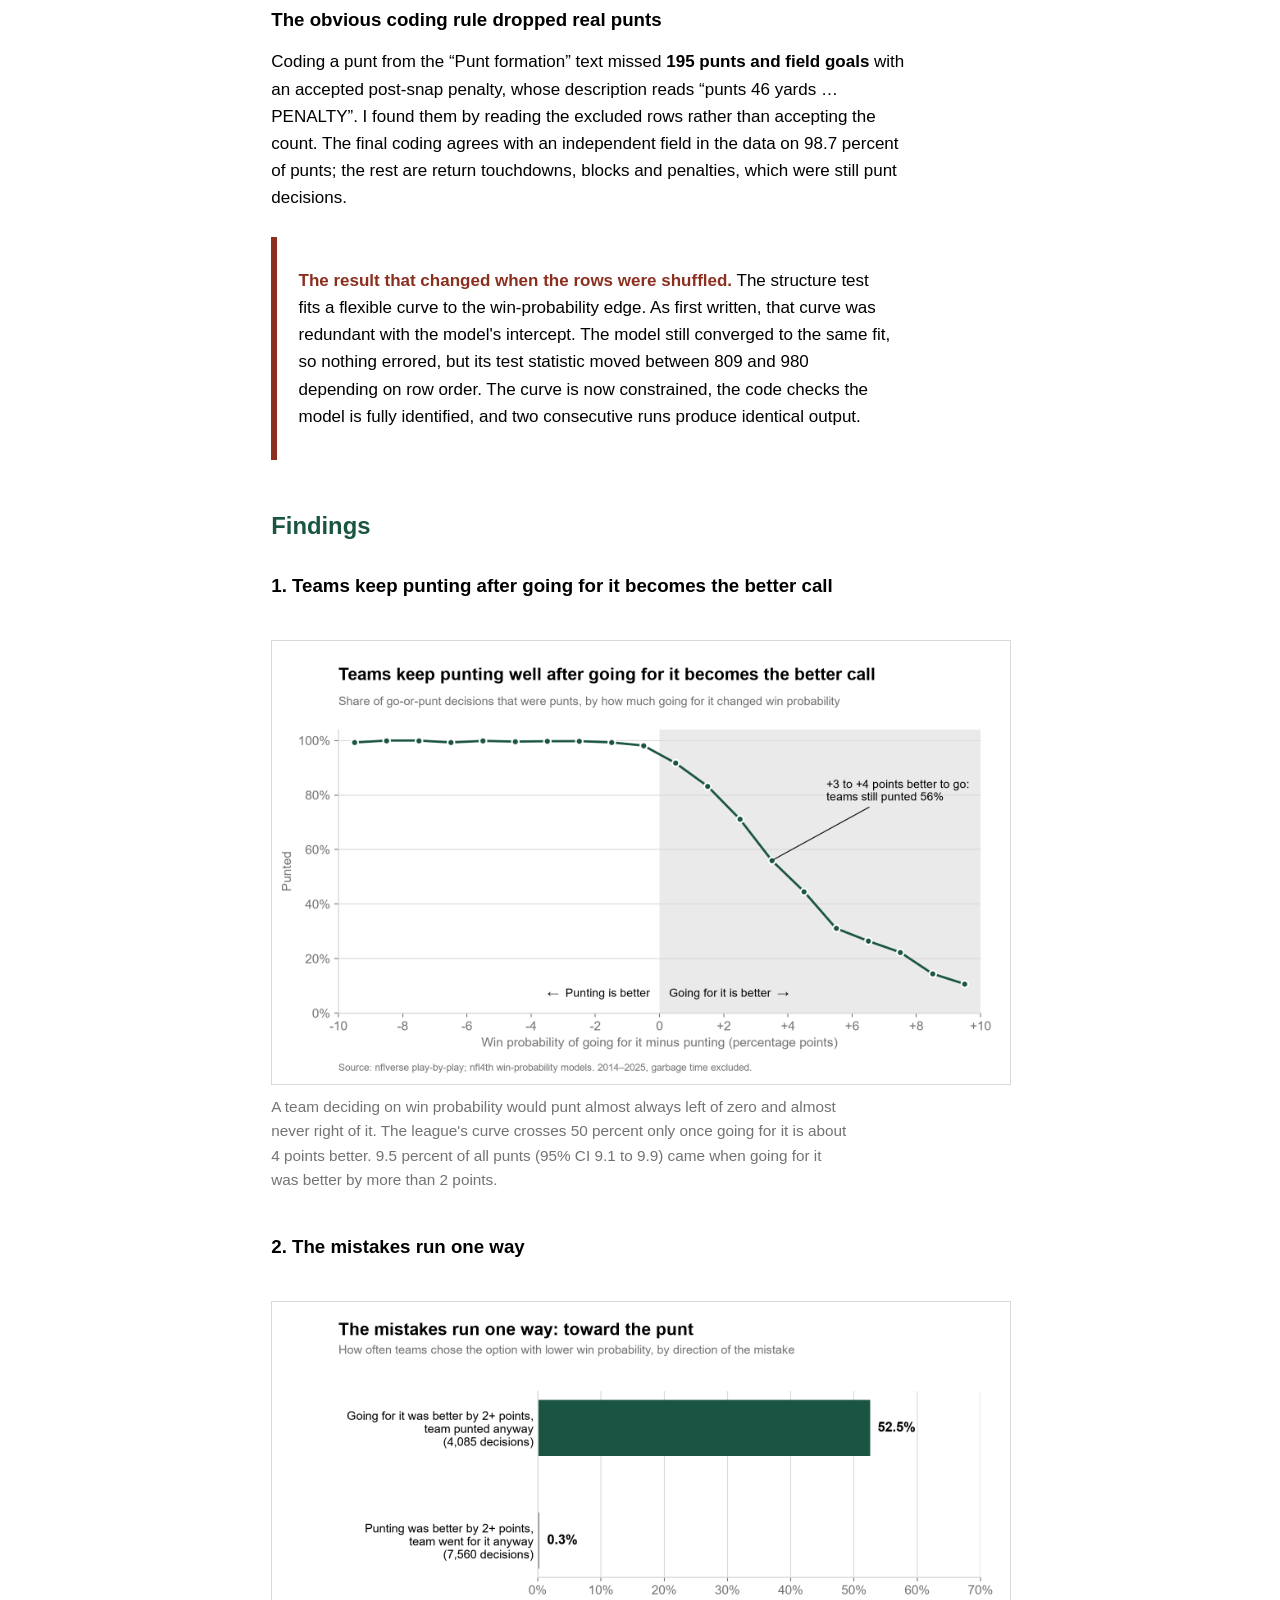
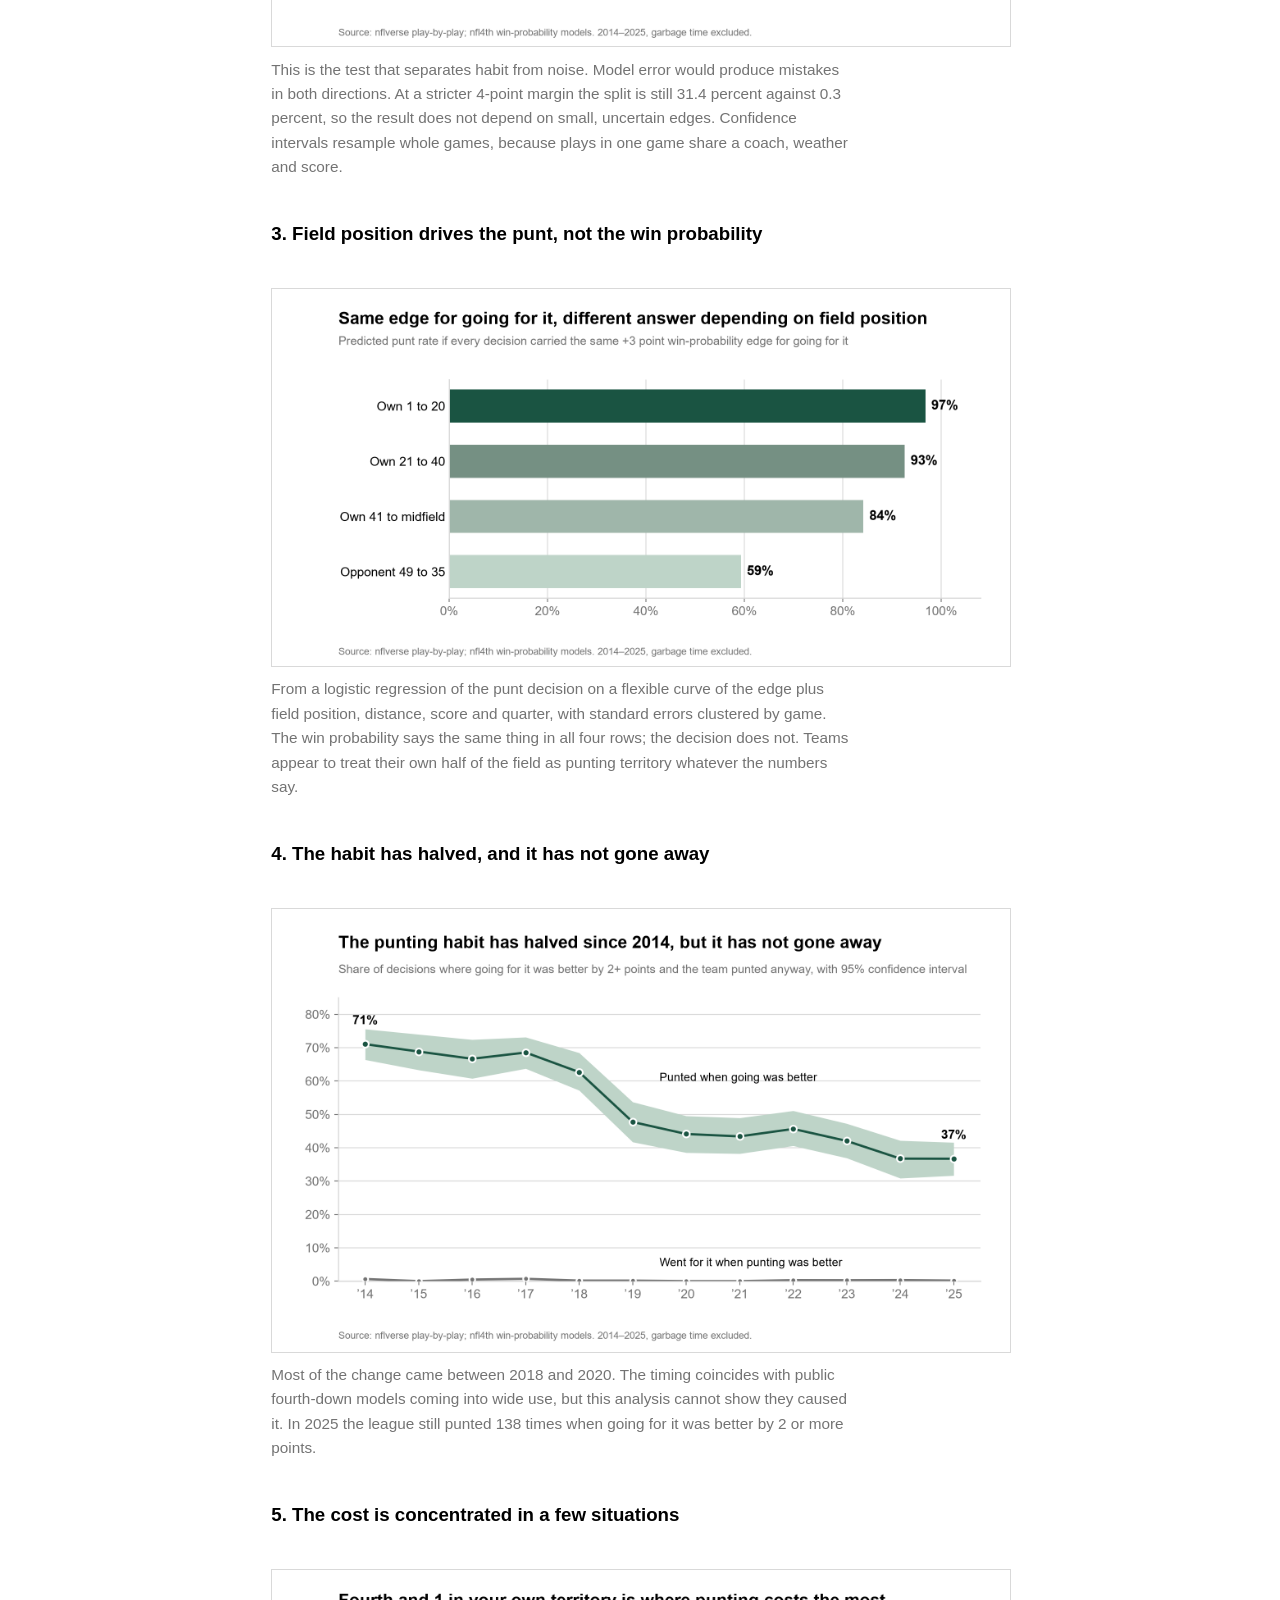
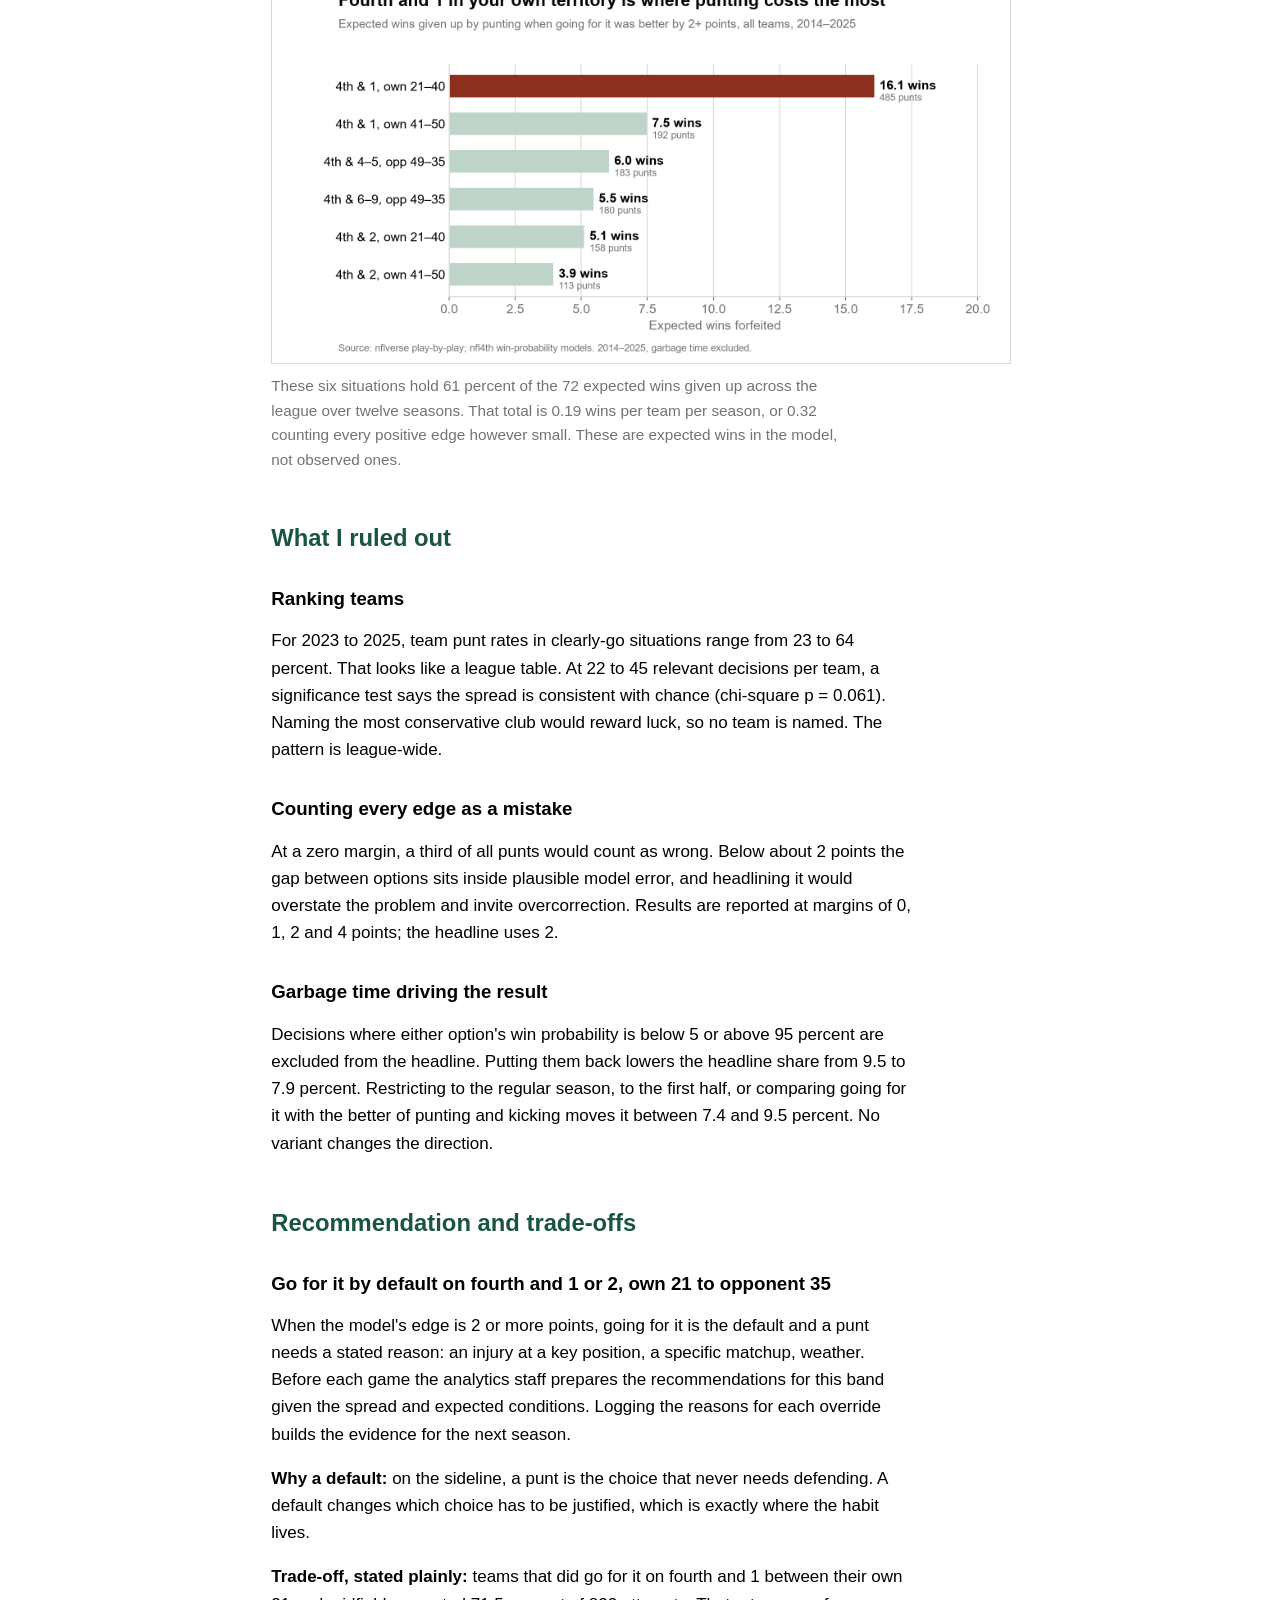
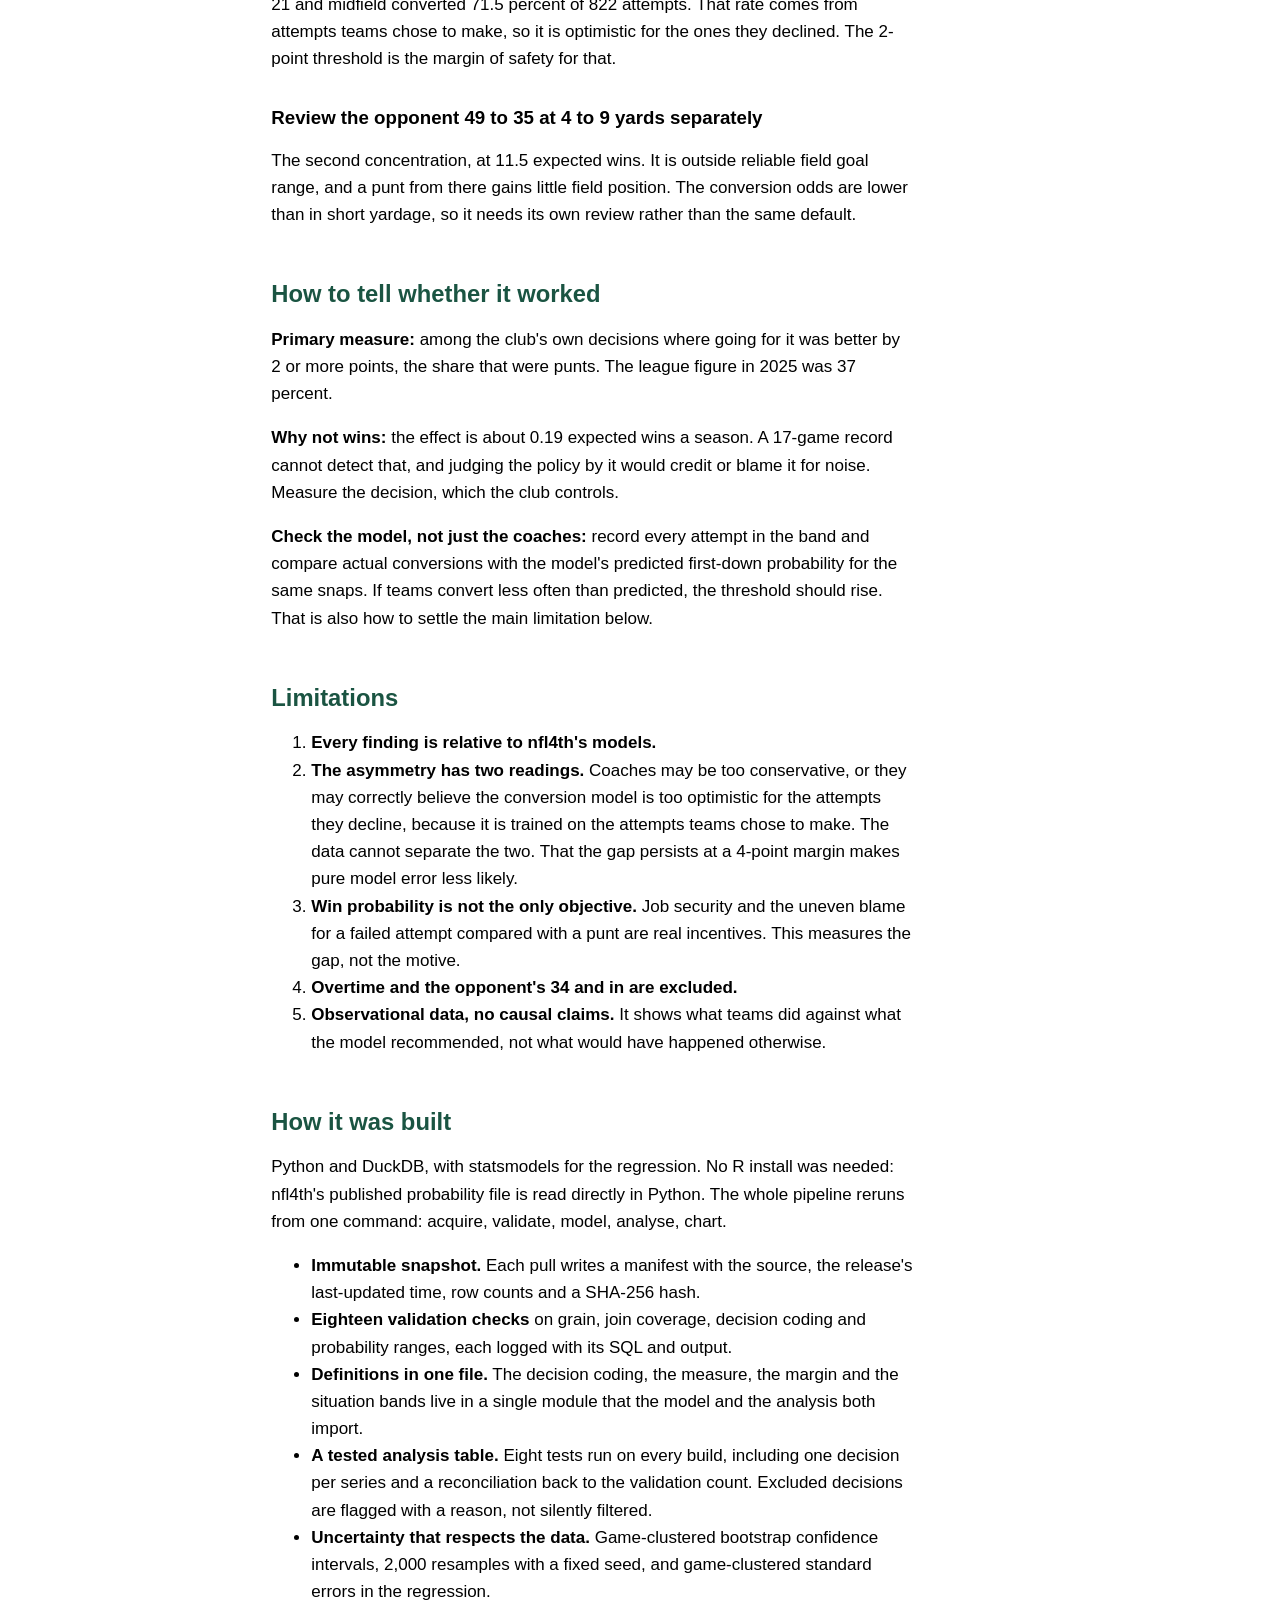
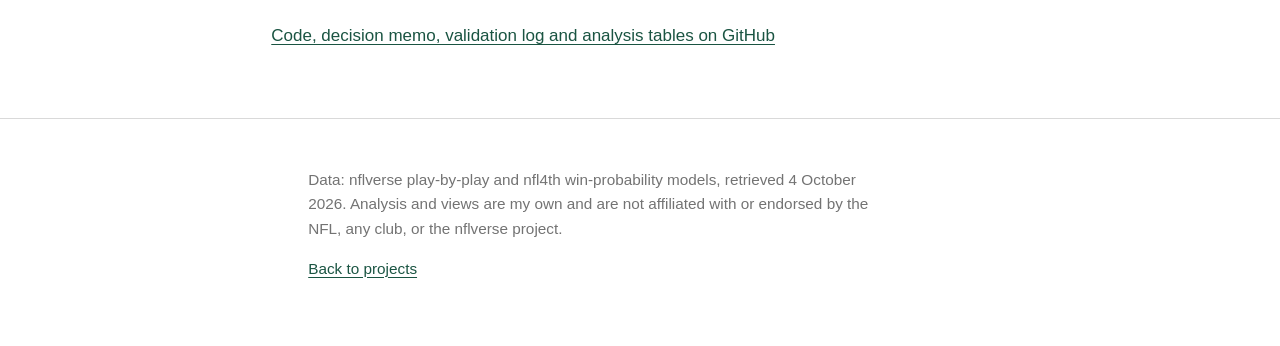
<file: nfl-fourth-down.html>
<!doctype html>
<html lang="en">
<head>
<meta charset="utf-8">
<meta name="viewport" content="width=device-width, initial-scale=1">
<title>NFL fourth-down decisions | Tasheana Bythewood</title>
<meta name="description" content="A hypothesis test on 47,892 NFL fourth-down decisions, 2014 to 2025: how often teams punt when going for it has a higher modelled win probability, and whether the pattern is systematic.">
<link rel="stylesheet" href="assets/styles.css">
</head>
<body>
<a class="skip" href="#main">Skip to content</a>

<header class="site">
  <div class="wrap">
    <a class="name" href="index.html">Tasheana Bythewood</a>
    <nav aria-label="Main">
      <a href="index.html#projects">Projects</a>
      <a href="index.html#about">About</a>
      <a href="index.html#contact">Contact</a>
    </nav>
  </div>
</header>

<div class="hero">
  <div class="wrap">
    <p class="meta">Decision analytics case study</p>
    <h1>When going for it is clearly better, NFL teams still punt about half the time</h1>
    <p class="lede prose">47,892 fourth-down decisions, 2014 to 2025. How often teams
       punt when the model says going for it is better, whether that is a
       systematic pattern or model noise, and where it costs the most.</p>
    <p class="meta">Python, DuckDB, logistic regression, bootstrap confidence
       intervals &middot; Data as of 4 October 2026</p>
  </div>
</div>

<main id="main" class="wrap">

<div class="takeaway">
  <h2>Executive takeaway</h2>
  <p><strong>When going for it was better by 2 or more points of win probability,
     teams punted 52.5 percent of the time.</strong> When punting was better by the
     same margin, they went for it 0.3 percent of the time. Random mistakes would
     run both ways; these run one way, in all 12 seasons.</p>
  <p>The habit has halved since 2014 but not closed. <strong>On fourth and 1 or 2,
     from a team's own 21 to the opponent's 35, make going for it the default when
     the edge is 2+ points.</strong> That band holds 53 percent of the win
     probability given up, and teams still punt there 47 percent of the time.</p>
</div>

<div class="toc" aria-label="Contents">
  <strong>On this page</strong>
  <ol>
    <li><a href="#question">The question and the hypothesis</a></li>
    <li><a href="#data">The data, and what it cannot tell you</a></li>
    <li><a href="#checks">What validation changed</a></li>
    <li><a href="#findings">Findings</a></li>
    <li><a href="#ruled-out">What I ruled out</a></li>
    <li><a href="#recommendation">Recommendation and trade-offs</a></li>
    <li><a href="#measure">How to tell whether it worked</a></li>
    <li><a href="#limits">Limitations</a></li>
    <li><a href="#build">How it was built</a></li>
  </ol>
</div>

<section id="question" class="prose">
<h2>The question and the hypothesis</h2>
<p>On fourth down a team chooses between going for it, punting and kicking a field
   goal. Public win-probability models put a number on each choice. The question
   is how often teams punt when the model says going for it is better, and whether
   that reflects a systematic habit or the ordinary noise any model carries.</p>
<p>I stated the hypothesis before running the analysis:</p>
<ul>
  <li><strong>H0.</strong> After accounting for field position, yards to go,
      score, time remaining, timeouts and game strength, teams do not
      systematically punt when going for it offers greater expected win
      probability.</li>
  <li><strong>H1.</strong> Teams systematically punt in some situations where
      going for it offers greater expected win probability.</li>
</ul>
<p>Every control named in H0 is an input to the nfl4th models, with game strength
   entering through the pre-game point spread. Comparing the go and punt win
   probabilities for the same snap therefore holds them fixed.
   <strong>Rejecting H0 required three independent tests to agree.</strong></p>

<div class="table-scroll">
<table>
  <caption>Three tests, all pointing the same way</caption>
  <thead>
    <tr><th scope="col">Test</th><th scope="col">Question</th><th scope="col">Result</th></tr>
  </thead>
  <tbody>
    <tr><th scope="row">Asymmetry</th>
        <td>Are wrong punts more common than wrong attempts?</td>
        <td>52.5% vs 0.3%; difference 95% CI 50.6 to 53.9 points</td></tr>
    <tr><th scope="row">Structure</th>
        <td>With the edge held fixed, does the situation still predict a punt?</td>
        <td>Yes. Joint Wald chi-square 1,261 on 15 df, p &lt; 1e-200</td></tr>
    <tr><th scope="row">Persistence</th>
        <td>Does it hold every season?</td>
        <td>Significant in 12 of 12 seasons</td></tr>
  </tbody>
</table>
</div>
<p><strong>Verdict: H0 is rejected.</strong></p>
</section>

<section id="data" class="prose">
<h2>The data, and what it cannot tell you</h2>
<p>Every fourth down from the 2014 to 2025 regular seasons and postseasons, from
   nflverse play-by-play, joined play by play to the win probabilities published
   by <a href="https://www.nfl4th.com">nfl4th</a>. That is the same file nfl4th's
   own loader uses, so the probabilities match the package exactly.
   <strong>47,892 decisions</strong>, snapshotted on 4 October 2026 with each
   source's release timestamp and a file hash recorded.</p>
<p>The headline population is the <strong>25,318 decisions</strong> that were a go
   or a punt, where both options are modelled, outside garbage time.</p>
<p>Three things the data cannot do, stated up front because they bound every
   conclusion below:</p>
<ul>
  <li><strong>It cannot see past the model.</strong> Every finding is a gap
      between what teams did and what nfl4th recommends. If the model is wrong in
      a situation, the gap there is wrong too.</li>
  <li><strong>It cannot see what coaches see.</strong> Injuries, matchups,
      weather beyond the basic fields, and how the next drive is likely to go are
      not in the data.</li>
  <li><strong>It cannot cover overtime or the opponent's 34 and in.</strong>
      nfl4th does not compute overtime, and it does not model a punt that close to
      the end zone.</li>
</ul>
</section>

<section id="checks" class="prose">
<h2>What validation changed</h2>
<p>Four things would have made the numbers wrong without anything visibly
   failing. Checks caught each one.</p>

<h3>The package's headline number answers a different question</h3>
<p>nfl4th's <code>go_boost</code> compares going for it with the
   <em>better</em> of punting and kicking. Validation confirmed it equals that
   difference exactly. This project's question is go versus punt, so it computes
   its own measure rather than borrowing one that sounds right.</p>

<h3>Replayed fourth downs were counted twice</h3>
<p>After a delay of game or a false start the down is replayed, and both snaps
   appear in the data. <strong>2,014 series contain a replayed fourth down.</strong>
   Only the last snap counts as the decision.</p>

<h3>The obvious coding rule dropped real punts</h3>
<p>Coding a punt from the &ldquo;Punt formation&rdquo; text missed
   <strong>195 punts and field goals</strong> with an accepted post-snap penalty,
   whose description reads &ldquo;punts 46 yards &hellip; PENALTY&rdquo;. I found
   them by reading the excluded rows rather than accepting the count. The final
   coding agrees with an independent field in the data on 98.7 percent of punts;
   the rest are return touchdowns, blocks and penalties, which were still punt
   decisions.</p>

<div class="caution">
  <p><strong>The result that changed when the rows were shuffled.</strong> The
     structure test fits a flexible curve to the win-probability edge. As first
     written, that curve was redundant with the model's intercept. The model still
     converged to the same fit, so nothing errored, but its test statistic moved
     between 809 and 980 depending on row order. The curve is now constrained, the
     code checks the model is fully identified, and two consecutive runs produce
     identical output.</p>
</div>
</section>

<section id="findings">
<div class="prose">
<h2>Findings</h2>
<h3>1. Teams keep punting after going for it becomes the better call</h3>
</div>

<figure>
  <img src="assets/charts/nfl/01-decision-curve.png"
       alt="Line chart of punt rate against the win-probability edge for going for it. Left of zero, where punting is better, teams punt nearly 100 percent of the time. Right of zero the line falls slowly: at a 3 to 4 point edge for going, teams still punted 56 percent, and the punt rate does not drop below half until the edge passes about 4 points. A team following win probability would drop to near zero just right of zero.">
  <figcaption>A team deciding on win probability would punt almost always left of
    zero and almost never right of it. The league's curve crosses 50 percent only
    once going for it is about 4 points better. 9.5 percent of all punts (95% CI
    9.1 to 9.9) came when going for it was better by more than 2 points.</figcaption>
</figure>

<div class="prose">
<h3>2. The mistakes run one way</h3>
</div>

<figure>
  <img src="assets/charts/nfl/02-asymmetry.png"
       alt="Two horizontal bars. When going for it was better by 2 or more points of win probability, teams punted anyway 52.5 percent of the time across 4,085 decisions. When punting was better by the same margin, teams went for it anyway 0.3 percent of the time across 7,560 decisions. Random mistakes would be roughly balanced; these all lean toward punting.">
  <figcaption>This is the test that separates habit from noise. Model error would
    produce mistakes in both directions. At a stricter 4-point margin the split is
    still 31.4 percent against 0.3 percent, so the result does not depend on
    small, uncertain edges. Confidence intervals resample whole games, because
    plays in one game share a coach, weather and score.</figcaption>
</figure>

<div class="prose">
<h3>3. Field position drives the punt, not the win probability</h3>
</div>

<figure>
  <img src="assets/charts/nfl/04-field-position.png"
       alt="Four horizontal bars, ordered from a team's own goal line to the opponent's 35. Holding the win-probability edge for going for it fixed at +3 points, the model's predicted punt rate is 97 percent at a team's own 1 to 20, 93 percent at its own 21 to 40, 84 percent from its own 41 to midfield, and 59 percent at the opponent's 49 to 35. If win probability drove the decision, all four bars would be equal.">
  <figcaption>From a logistic regression of the punt decision on a flexible curve
    of the edge plus field position, distance, score and quarter, with standard
    errors clustered by game. The win probability says the same thing in all four
    rows; the decision does not. Teams appear to treat their own half of the field
    as punting territory whatever the numbers say.</figcaption>
</figure>

<div class="prose">
<h3>4. The habit has halved, and it has not gone away</h3>
</div>

<figure>
  <img src="assets/charts/nfl/03-season-trend.png"
       alt="Line chart by season, 2014 to 2025. The share of clearly-go situations where teams punted fell from 71 percent in 2014 to 37 percent in 2025, with most of the drop between 2018 and 2020. A second line, for going for it when punting was better, stays below 1 percent every season. The gap between the lines is statistically significant in all 12 seasons.">
  <figcaption>Most of the change came between 2018 and 2020. The timing coincides
    with public fourth-down models coming into wide use, but this analysis cannot
    show they caused it. In 2025 the league still punted 138 times when going for
    it was better by 2 or more points.</figcaption>
</figure>

<div class="prose">
<h3>5. The cost is concentrated in a few situations</h3>
</div>

<figure>
  <img src="assets/charts/nfl/05-costliest-situations.png"
       alt="Six horizontal bars ranking situations by expected wins forfeited through punting when going for it was better by 2 or more points. Fourth and 1 between a team's own 21 and 40 is highlighted and largest, at 16.1 expected wins from 485 punts, more than twice the next situation. Fourth and 1 from own 41 to 50: 7.5 wins. Fourth and 4 to 5 from opponent 49 to 35: 6.0 wins. Fourth and 6 to 9 from opponent 49 to 35: 5.5 wins. Fourth and 2 from own 21 to 40: 5.1 wins. Fourth and 2 from own 41 to 50: 3.9 wins. League-wide total at this margin: 72 expected wins.">
  <figcaption>These six situations hold 61 percent of the 72 expected wins given up
    across the league over twelve seasons. That total is 0.19 wins per team per
    season, or 0.32 counting every positive edge however small. These are expected
    wins in the model, not observed ones.</figcaption>
</figure>
</section>

<section id="ruled-out" class="prose">
<h2>What I ruled out</h2>

<h3>Ranking teams</h3>
<p>For 2023 to 2025, team punt rates in clearly-go situations range from 23 to 64
   percent. That looks like a league table. At 22 to 45 relevant decisions per
   team, a significance test says the spread is consistent with chance
   (chi-square p = 0.061). Naming the most conservative club would reward luck,
   so no team is named. The pattern is league-wide.</p>

<h3>Counting every edge as a mistake</h3>
<p>At a zero margin, a third of all punts would count as wrong. Below about 2
   points the gap between options sits inside plausible model error, and
   headlining it would overstate the problem and invite overcorrection. Results
   are reported at margins of 0, 1, 2 and 4 points; the headline uses 2.</p>

<h3>Garbage time driving the result</h3>
<p>Decisions where either option's win probability is below 5 or above 95 percent
   are excluded from the headline. Putting them back lowers the headline share
   from 9.5 to 7.9 percent. Restricting to the regular season, to the first half,
   or comparing going for it with the better of punting and kicking moves it
   between 7.4 and 9.5 percent. No variant changes the direction.</p>
</section>

<section id="recommendation" class="prose">
<h2>Recommendation and trade-offs</h2>

<h3>Go for it by default on fourth and 1 or 2, own 21 to opponent 35</h3>
<p>When the model's edge is 2 or more points, going for it is the default and a
   punt needs a stated reason: an injury at a key position, a specific matchup,
   weather. Before each game the analytics staff prepares the recommendations for
   this band given the spread and expected conditions. Logging the reasons for
   each override builds the evidence for the next season.</p>
<p><strong>Why a default:</strong> on the sideline, a punt is the choice that never
   needs defending. A default changes which choice has to be justified, which is
   exactly where the habit lives.</p>
<p><strong>Trade-off, stated plainly:</strong> teams that did go for it on fourth
   and 1 between their own 21 and midfield converted 71.5 percent of 822 attempts.
   That rate comes from attempts teams chose to make, so it is optimistic for the
   ones they declined. The 2-point threshold is the margin of safety for that.</p>

<h3>Review the opponent 49 to 35 at 4 to 9 yards separately</h3>
<p>The second concentration, at 11.5 expected wins. It is outside reliable field
   goal range, and a punt from there gains little field position. The conversion
   odds are lower than in short yardage, so it needs its own review rather than
   the same default.</p>
</section>

<section id="measure" class="prose">
<h2>How to tell whether it worked</h2>
<p><strong>Primary measure:</strong> among the club's own decisions where going
   for it was better by 2 or more points, the share that were punts. The league
   figure in 2025 was 37 percent.</p>
<p><strong>Why not wins:</strong> the effect is about 0.19 expected wins a season.
   A 17-game record cannot detect that, and judging the policy by it would credit
   or blame it for noise. Measure the decision, which the club controls.</p>
<p><strong>Check the model, not just the coaches:</strong> record every attempt in
   the band and compare actual conversions with the model's predicted first-down
   probability for the same snaps. If teams convert less often than predicted,
   the threshold should rise. That is also how to settle the main limitation
   below.</p>
</section>

<section id="limits" class="prose">
<h2>Limitations</h2>
<ol>
  <li><strong>Every finding is relative to nfl4th's models.</strong></li>
  <li><strong>The asymmetry has two readings.</strong> Coaches may be too
      conservative, or they may correctly believe the conversion model is too
      optimistic for the attempts they decline, because it is trained on the
      attempts teams chose to make. The data cannot separate the two. That the
      gap persists at a 4-point margin makes pure model error less likely.</li>
  <li><strong>Win probability is not the only objective.</strong> Job security and
      the uneven blame for a failed attempt compared with a punt are real
      incentives. This measures the gap, not the motive.</li>
  <li><strong>Overtime and the opponent's 34 and in are excluded.</strong></li>
  <li><strong>Observational data, no causal claims.</strong> It shows what teams
      did against what the model recommended, not what would have happened
      otherwise.</li>
</ol>
</section>

<section id="build" class="prose">
<h2>How it was built</h2>
<p>Python and DuckDB, with statsmodels for the regression. No R install was
   needed: nfl4th's published probability file is read directly in Python. The
   whole pipeline reruns from one command: acquire, validate, model, analyse,
   chart.</p>
<ul>
  <li><strong>Immutable snapshot.</strong> Each pull writes a manifest with the
      source, the release's last-updated time, row counts and a SHA-256 hash.</li>
  <li><strong>Eighteen validation checks</strong> on grain, join coverage, decision
      coding and probability ranges, each logged with its SQL and output.</li>
  <li><strong>Definitions in one file.</strong> The decision coding, the measure,
      the margin and the situation bands live in a single module that the model
      and the analysis both import.</li>
  <li><strong>A tested analysis table.</strong> Eight tests run on every build,
      including one decision per series and a reconciliation back to the
      validation count. Excluded decisions are flagged with a reason, not
      silently filtered.</li>
  <li><strong>Uncertainty that respects the data.</strong> Game-clustered
      bootstrap confidence intervals, 2,000 resamples with a fixed seed, and
      game-clustered standard errors in the regression.</li>
</ul>
<p><a href="https://github.com/tasheanabythewood/nfl-analysis">Code, decision memo,
   validation log and analysis tables on GitHub</a></p>
</section>

</main>

<footer class="site">
  <div class="wrap">
    <p>Data: nflverse play-by-play and nfl4th win-probability models, retrieved
       4 October 2026. Analysis and views are my own and are not affiliated with or
       endorsed by the NFL, any club, or the nflverse project.</p>
    <p><a href="index.html">Back to projects</a></p>
  </div>
</footer>

</body>
</html>
</file>
<file: assets/styles.css>
/* ---------------------------------------------------------------------------
   Portfolio stylesheet

   One file, no framework, no build step, no CDN. A portfolio site that depends
   on a external stylesheet is a portfolio site that can break while you are
   asleep, and a recruiter who sees an unstyled page does not try again.

   The palette and its rules come from reports/palette.md. Contrast ratios
   below were measured, not guessed.
   --------------------------------------------------------------------------- */

:root {
  --forest:     #1a5442;  /* 8.78:1 on white. Links, headings, primary data */
  --alert:      #8c2f1f;  /* 8.26:1 on white. Emphasis only, never beside forest */
  --sage:       #bed4c8;  /* 1.56:1. Fills and blocks only, never text */
  --off-white:  #eaeaea;  /* Section backgrounds */
  --light-grey: #d9d9d9;  /* Rules and borders */
  --mid-grey:   #737373;  /* 4.74:1 on white. Secondary text */
  --ink:        #000000;  /* Body text */
  --paper:      #ffffff;

  --measure: 68ch;        /* Line length. Beyond ~75 characters the eye loses
                             its place returning to the next line. */
  --gap: 1.5rem;
}

/* System font stack: no webfont request, no layout shift, no third party. */
html {
  font-family: -apple-system, BlinkMacSystemFont, "Segoe UI", Roboto,
               "Helvetica Neue", Arial, sans-serif;
  font-size: 17px;
  line-height: 1.6;
  color: var(--ink);
  background: var(--paper);
  scroll-behavior: smooth;
}

@media (prefers-reduced-motion: reduce) {
  html { scroll-behavior: auto; }
}

body { margin: 0; }

.wrap { max-width: 78ch; margin: 0 auto; padding: 0 1.25rem; }
.prose { max-width: var(--measure); }

/* --- Skip link: the first thing a keyboard user needs ---------------------- */
.skip {
  position: absolute; left: -9999px;
  background: var(--forest); color: var(--paper);
  padding: .6rem 1rem; z-index: 100;
}
.skip:focus { left: 1rem; top: 1rem; }

/* --- Type ----------------------------------------------------------------- */
h1, h2, h3 { line-height: 1.25; color: var(--forest); font-weight: 700; }
h1 { font-size: 2.1rem; margin: 0 0 .5rem; letter-spacing: -0.01em; }
h2 { font-size: 1.4rem; margin: 3rem 0 .75rem; }
h3 { font-size: 1.1rem; margin: 2rem 0 .5rem; color: var(--ink); }
p, li { max-width: var(--measure); }

a { color: var(--forest); text-underline-offset: 3px; }
a:hover { text-decoration-thickness: 2px; }
a:focus-visible { outline: 3px solid var(--alert); outline-offset: 2px; }

.lede { font-size: 1.15rem; color: var(--mid-grey); }
.meta { font-size: .85rem; color: var(--mid-grey); }

/* --- Header and nav -------------------------------------------------------- */
header.site {
  border-bottom: 1px solid var(--light-grey);
  padding: 1rem 0;
}
header.site .wrap { display: flex; flex-wrap: wrap; gap: 1rem;
                    align-items: baseline; justify-content: space-between; }
header.site .name { font-weight: 700; color: var(--forest); text-decoration: none;
                    font-size: 1.05rem; }
nav a { margin-left: 1.25rem; font-size: .95rem; }

/* --- Hero ------------------------------------------------------------------ */
.hero { background: var(--off-white); padding: 3rem 0; margin-bottom: 2rem; }

/* --- The takeaway box: the one thing a skimmer must read ------------------- */
.takeaway {
  background: var(--sage);
  border-left: 6px solid var(--forest);
  padding: 1.25rem 1.5rem;
  margin: 2rem 0;
}
.takeaway h2 { margin-top: 0; font-size: 1.05rem; text-transform: uppercase;
                letter-spacing: .06em; }
.takeaway p:last-child { margin-bottom: 0; }

/* Emphasis block. The alert colour sits on white here, at 8.26:1, and never
   touches the forest green. See reports/palette.md. */
.caution {
  border-left: 6px solid var(--alert);
  background: var(--paper);
  padding: .75rem 1.25rem;
  margin: 1.5rem 0;
}
.caution strong { color: var(--alert); }

/* --- Figures --------------------------------------------------------------- */
figure { margin: 2.5rem 0; max-width: 100%; }
figure img {
  width: 100%; height: auto; display: block;
  border: 1px solid var(--light-grey);
}
figcaption { font-size: .9rem; color: var(--mid-grey); margin-top: .6rem;
             max-width: var(--measure); }

/* --- Tables ---------------------------------------------------------------- */
.table-scroll { overflow-x: auto; margin: 1.5rem 0; }
table { border-collapse: collapse; width: 100%; font-size: .95rem; }
caption { text-align: left; font-size: .9rem; color: var(--mid-grey);
          padding-bottom: .5rem; }
th, td { text-align: left; padding: .5rem .75rem;
         border-bottom: 1px solid var(--light-grey); }
thead th { border-bottom: 2px solid var(--forest); white-space: nowrap; }
td.num, th.num { text-align: right; font-variant-numeric: tabular-nums; }
tbody tr:nth-child(even) { background: #f7f7f7; }

/* --- Project cards --------------------------------------------------------- */
.cards { display: grid; gap: var(--gap); grid-template-columns: 1fr; margin: 2rem 0; }
@media (min-width: 42rem) { .cards { grid-template-columns: 1fr 1fr; } }
.card {
  border: 1px solid var(--light-grey);
  border-top: 4px solid var(--forest);
  padding: 1.25rem;
}
.card h3 { margin-top: 0; }
.card p { font-size: .95rem; }
.tags { list-style: none; padding: 0; margin: .75rem 0 0;
        display: flex; flex-wrap: wrap; gap: .4rem; }
.tags li { background: var(--off-white); color: var(--mid-grey);
           font-size: .78rem; padding: .18rem .55rem; border-radius: 2px; }

/* --- Contents list --------------------------------------------------------- */
.toc { background: var(--off-white); padding: 1rem 1.5rem; margin: 2rem 0; }
.toc ol { margin: .5rem 0 0; padding-left: 1.2rem; }
.toc li { margin: .2rem 0; }

/* --- Footer ---------------------------------------------------------------- */
footer.site { border-top: 1px solid var(--light-grey); margin-top: 4rem;
              padding: 2rem 0 3rem; color: var(--mid-grey); font-size: .9rem; }

/* --- Print: a case study gets printed more often than you expect ----------- */
@media print {
  header.site nav, .toc { display: none; }
  a { color: var(--ink); text-decoration: none; }
  a[href^="http"]::after { content: " (" attr(href) ")"; font-size: .8em;
                           color: var(--mid-grey); }
  .hero, .takeaway { background: none; border-left: 3px solid var(--ink); }
  figure { break-inside: avoid; }
}
</file>
